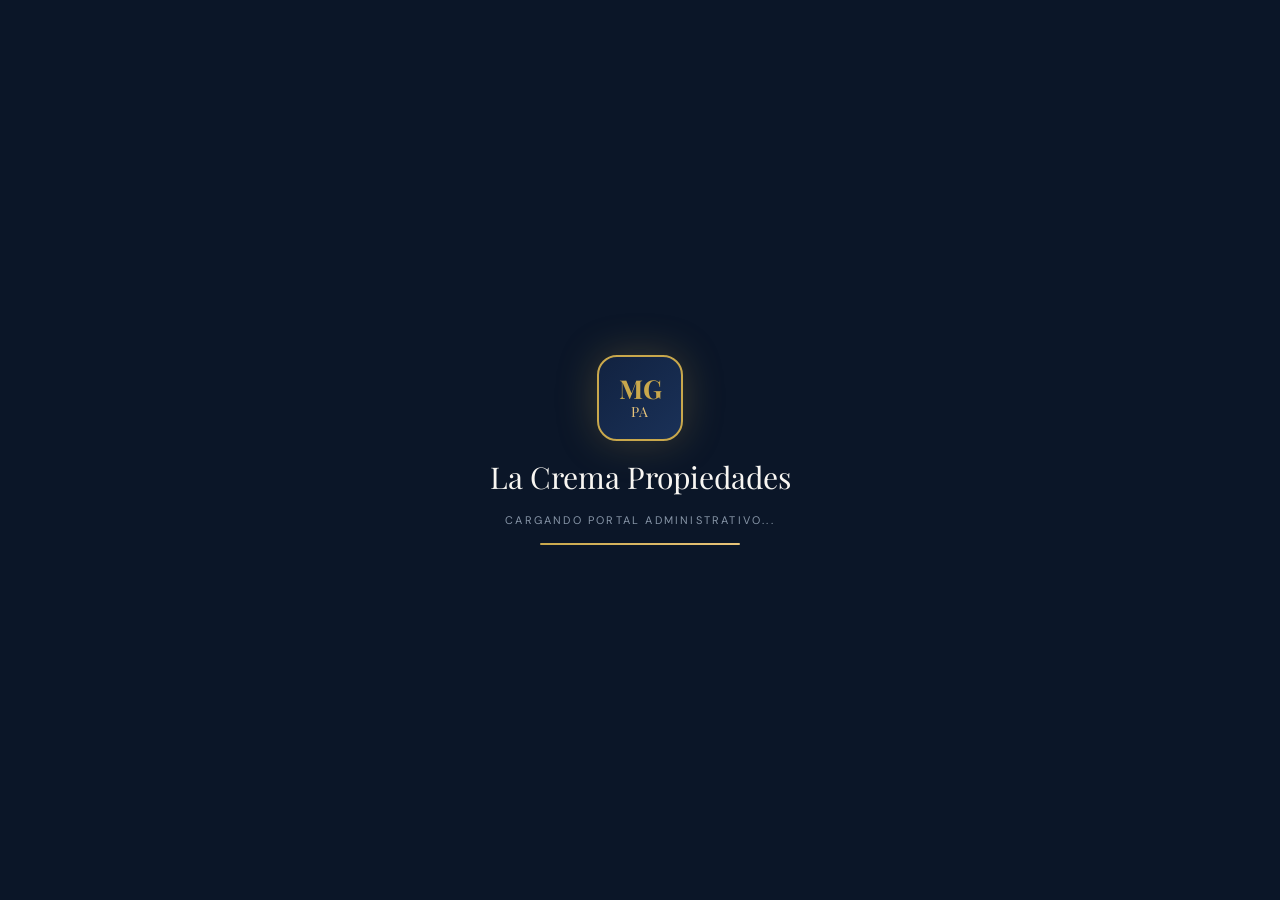
<file: index.html>
<!DOCTYPE html>
<html lang="es">
<head>
<meta charset="UTF-8">
<meta name="viewport" content="width=device-width, initial-scale=1.0">
<title>MG-PA | Portal La Crema Propiedades</title>
<link rel="icon" href="data:image/svg+xml,<svg xmlns='http://www.w3.org/2000/svg' viewBox='0 0 100 100'><rect width='100' height='100' rx='18' fill='%230B1628'/><text font-size='32' font-family='Georgia,serif' fill='%23C9A84C' x='10' y='52'>MG</text><text font-size='20' font-family='Georgia,serif' fill='%23C9A84C' x='16' y='76'>PA</text></svg>">
<link href="https://fonts.googleapis.com/css2?family=Playfair+Display:wght@500;700&family=DM+Sans:wght@300;400;500;600&display=swap" rel="stylesheet">
<style>
*{box-sizing:border-box;margin:0;padding:0}
:root{
  --navy:#0B1628;--navy2:#112240;--navy3:#1a3158;
  --gold:#C9A84C;--gold2:#E8C47A;
  --white:#F8F6F2;--muted:#8896A8;
  --danger:#E05555;--success:#3DBB8A;--warn:#E8A23A;
  --border:rgba(201,168,76,0.15);--border2:rgba(201,168,76,0.3);
  --fd:'Playfair Display',serif;--fb:'DM Sans',sans-serif;
}
html,body{height:100%;font-family:var(--fb);background:var(--navy);color:var(--white);overflow:hidden}

/* SPLASH */
#splash{position:fixed;inset:0;z-index:9999;background:var(--navy);display:flex;align-items:center;justify-content:center;flex-direction:column;gap:16px;transition:opacity .7s ease}
#splash.hide{opacity:0;pointer-events:none}
.sp-icon{width:86px;height:86px;background:linear-gradient(135deg,var(--navy2),var(--navy3));border:2px solid var(--gold);border-radius:20px;display:flex;flex-direction:column;align-items:center;justify-content:center;box-shadow:0 0 40px rgba(201,168,76,.25);animation:iconpulse 2s ease infinite}
.sp-mg{font-size:26px;font-family:var(--fd);color:var(--gold);font-weight:700;line-height:1}
.sp-pa{font-size:14px;font-family:var(--fd);color:var(--gold2);letter-spacing:.06em}
@keyframes iconpulse{0%,100%{box-shadow:0 0 30px rgba(201,168,76,.2)}50%{box-shadow:0 0 60px rgba(201,168,76,.45)}}
.sp-title{font-family:var(--fd);font-size:30px;color:var(--white)}
.sp-sub{font-size:11px;color:var(--muted);letter-spacing:.2em;text-transform:uppercase}
.sp-bar{width:200px;height:2px;background:var(--navy3);border-radius:2px;overflow:hidden}
.sp-fill{height:100%;background:linear-gradient(90deg,var(--gold),var(--gold2));animation:spload 2s ease forwards}
@keyframes spload{from{width:0}to{width:100%}}

/* GATE WITH SLIDESHOW */
#gate{position:fixed;inset:0;z-index:500;display:flex;align-items:center;justify-content:center}
.ss-bg{position:absolute;inset:0;overflow:hidden}
.ss-slide{position:absolute;inset:0;opacity:0;transition:opacity 1.6s ease;display:flex;align-items:center;justify-content:center;font-size:110px}
.ss-slide.on{opacity:1}
.ss-ov{position:absolute;inset:0;background:linear-gradient(135deg,rgba(11,22,40,.92),rgba(11,22,40,.68),rgba(11,22,40,.92))}
.ss-lbl{position:absolute;bottom:18px;left:50%;transform:translateX(-50%);background:rgba(11,22,40,.8);border:1px solid var(--border2);border-radius:20px;padding:5px 16px;font-size:11px;color:var(--gold);letter-spacing:.09em;backdrop-filter:blur(10px);white-space:nowrap;z-index:2}
.ss-dots{position:absolute;bottom:48px;left:50%;transform:translateX(-50%);display:flex;gap:6px;z-index:2}
.sd{width:5px;height:5px;border-radius:50%;background:rgba(255,255,255,.2);cursor:pointer;transition:all .35s}
.sd.on{background:var(--gold);width:18px;border-radius:3px}

/* GATE CARD */
.gate-card{position:relative;z-index:1;width:380px;background:rgba(17,34,64,.92);border:1px solid var(--border2);border-radius:20px;padding:32px;backdrop-filter:blur(16px);animation:fadeUp .7s ease;box-shadow:0 20px 60px rgba(0,0,0,.5)}
.gate-logo-row{display:flex;align-items:center;gap:14px;justify-content:center;margin-bottom:8px}
.gate-icon-box{width:54px;height:54px;background:linear-gradient(135deg,var(--navy2),var(--navy3));border:2px solid var(--gold);border-radius:13px;display:flex;flex-direction:column;align-items:center;justify-content:center;box-shadow:0 2px 16px rgba(201,168,76,.25)}
.g-mg{font-size:18px;font-family:var(--fd);color:var(--gold);font-weight:700;line-height:1}
.g-pa{font-size:11px;font-family:var(--fd);color:var(--gold2)}
.gate-title{font-family:var(--fd);font-size:22px;color:var(--white);text-align:center;margin-bottom:4px}
.gate-tag{font-size:10px;color:var(--gold);letter-spacing:.14em;text-transform:uppercase;text-align:center;margin-bottom:24px}
.gate-sub{font-size:12px;color:var(--muted);text-align:center;margin-bottom:22px;line-height:1.7}
.gate-kbd-row{display:flex;justify-content:center;margin-bottom:12px}
.gate-kbd{background:rgba(11,22,40,.7);border:1px solid var(--border2);border-radius:9px;padding:9px 18px;font-family:monospace;font-size:12px;color:var(--gold);display:flex;align-items:center;gap:5px}
.kchip{background:rgba(26,49,88,.8);border:1px solid var(--border2);border-radius:4px;padding:2px 9px;font-size:11px}
.gate-hint{font-size:11px;color:var(--muted);text-align:center;margin-bottom:18px}
.gbtn{width:100%;border:none;padding:13px;border-radius:10px;font-size:13px;font-weight:700;cursor:pointer;font-family:var(--fb);transition:all .2s;margin-bottom:8px}
.gbtn.primary{background:var(--gold);color:var(--navy)}.gbtn.primary:hover{background:var(--gold2)}
.gbtn.sec{background:transparent;border:1px solid var(--border2);color:var(--gold)}.gbtn.sec:hover{background:rgba(201,168,76,.1)}
.gbtn.demo{background:transparent;border:1px solid var(--border);color:var(--muted);font-size:12px;padding:9px}.gbtn.demo:hover{border-color:var(--border2);color:var(--white)}
.gate-divider{border:none;border-top:1px solid var(--border);margin:12px 0}
.gate-demo-pills{display:flex;flex-direction:column;gap:6px}
.demo-pill{background:var(--navy3);border:1px solid var(--border);border-radius:8px;padding:8px 14px;font-size:11px;color:var(--muted);cursor:pointer;transition:all .2s;text-align:center}
.demo-pill:hover{border-color:var(--border2);color:var(--white)}
.demo-pill span{color:var(--gold);font-weight:600}

/* APP FRAME */
#app-frame{display:none;width:100%;height:100vh;border:none}
#app-frame.on{display:block}

@keyframes fadeUp{from{opacity:0;transform:translateY(12px)}to{opacity:1;transform:translateY(0)}}
</style>
</head>
<body>

<!-- SPLASH -->
<div id="splash">
  <div class="sp-icon"><div class="sp-mg">MG</div><div class="sp-pa">PA</div></div>
  <div class="sp-title">La Crema Propiedades</div>
  <div class="sp-sub">Cargando portal administrativo...</div>
  <div class="sp-bar"><div class="sp-fill"></div></div>
</div>

<!-- GATE -->
<div id="gate">
  <div class="ss-bg" id="ss-bg"></div>
  <div class="ss-dots" id="ss-dots"></div>
  <div class="ss-lbl" id="ss-lbl">La Crema Propiedades — República Dominicana</div>
  <div class="gate-card">
    <div class="gate-logo-row">
      <div class="gate-icon-box"><div class="g-mg">MG</div><div class="g-pa">PA</div></div>
      <div>
        <div style="font-family:var(--fd);font-size:22px;color:var(--white);line-height:1.2">La Crema<br>Propiedades</div>
      </div>
    </div>
    <div class="gate-tag">Portal Administrativo v1.0</div>
    <div class="gate-sub">Gestión completa de propiedades, inquilinos, cobros y agente IA WhatsApp.</div>
    <button class="gbtn primary" onclick="openAccesoRapido()">🔐 Acceso Rápido</button>
    <button class="gbtn sec" onclick="loadModule('inquilino')">📱 Portal del inquilino</button>
  </div>
</div>

<!-- ACCESO RÁPIDO MODAL -->
<div id="acceso-modal" style="display:none;position:fixed;inset:0;background:rgba(0,0,0,.75);z-index:900;align-items:center;justify-content:center;padding:16px">
  <div style="width:340px;background:rgba(17,34,64,.97);border:1px solid rgba(201,168,76,.3);border-radius:16px;padding:28px;backdrop-filter:blur(16px);animation:fadeUp .3s ease">
    <div style="text-align:center;margin-bottom:20px">
      <div style="width:50px;height:50px;background:rgba(201,168,76,.1);border:1px solid rgba(201,168,76,.3);border-radius:12px;display:flex;align-items:center;justify-content:center;font-size:22px;margin:0 auto 12px">🔐</div>
      <div style="font-family:'Playfair Display',serif;font-size:18px;color:#F8F6F2;margin-bottom:4px">Acceso Rápido</div>
      <div style="font-size:12px;color:#8896A8;line-height:1.6">Ingresa tu clave de acceso para continuar</div>
    </div>
    <div style="font-size:10px;color:#8896A8;letter-spacing:.07em;text-transform:uppercase;margin-bottom:6px;font-weight:500">Clave de acceso</div>
    <input id="access-input" type="password" placeholder="Escribe tu clave..."
      style="width:100%;background:#1a3158;border:1px solid rgba(201,168,76,.15);border-radius:9px;padding:11px 16px;color:#F8F6F2;font-size:14px;font-family:'DM Sans',sans-serif;outline:none;text-align:center;letter-spacing:.1em;transition:border-color .2s;margin-bottom:6px"
      oninput="this.style.borderColor='rgba(201,168,76,.3)'"
      onkeydown="if(event.key==='Enter')checkAccess()">
    <div id="access-err" style="display:none;background:rgba(224,85,85,.1);border:1px solid rgba(224,85,85,.3);border-radius:7px;padding:7px 11px;font-size:11px;color:#E05555;text-align:center;margin-bottom:10px">
      Clave incorrecta. Intenta de nuevo.
    </div>
    <div style="margin-bottom:14px"></div>
    <button onclick="checkAccess()" style="width:100%;background:#C9A84C;color:#0B1628;border:none;padding:12px;border-radius:9px;font-size:13px;font-weight:700;cursor:pointer;font-family:'DM Sans',sans-serif;transition:all .2s;margin-bottom:8px" onmouseover="this.style.background='#E8C47A'" onmouseout="this.style.background='#C9A84C'">Verificar acceso</button>
    <button onclick="closeAccesoModal()" style="width:100%;background:transparent;border:1px solid rgba(201,168,76,.15);color:#8896A8;padding:8px;border-radius:8px;font-size:12px;cursor:pointer;font-family:'DM Sans',sans-serif;transition:all .2s" onmouseover="this.style.borderColor='rgba(201,168,76,.3)';this.style.color='#F8F6F2'" onmouseout="this.style.borderColor='rgba(201,168,76,.15)';this.style.color='#8896A8'">Cancelar</button>
  </div>
</div>

<!-- APP FRAME (loads modules) -->
<iframe id="app-frame" src="" allow="*"></iframe>

<script>
// SLIDESHOW
var SS=[
  {label:'Edificio Los Pinos',bg:'linear-gradient(135deg,#0d2b1a,#1a4a2e,#0d2b1a)',emoji:'🏢'},
  {label:'Edificio Palma',bg:'linear-gradient(135deg,#1a1a2e,#2e1a3a,#1a1a2e)',emoji:'🏗'},
  {label:'Edificio Centro',bg:'linear-gradient(135deg,#0d2a2e,#1a3a3a,#0d2a2e)',emoji:'🏛'},
  {label:'Área de Parqueos',bg:'linear-gradient(135deg,#2e1a0d,#3a2a18,#2e1a0d)',emoji:'🅿️'},
  {label:'Área Verde',bg:'linear-gradient(135deg,#0d2b0d,#1a4a1a,#0d2b0d)',emoji:'🌿'},
  {label:'Área de Juegos',bg:'linear-gradient(135deg,#1a0d2e,#2e1a3a,#1a0d2e)',emoji:'🎠'},
];
var ssI=0, ssT=null;
function initSS(){
  var bg=document.getElementById('ss-bg'), dots=document.getElementById('ss-dots');
  SS.forEach(function(s,i){
    var el=document.createElement('div');
    el.className='ss-slide'+(i===0?' on':'');
    el.style.cssText='position:absolute;inset:0;opacity:'+(i===0?1:0)+';transition:opacity 1.6s ease;background:'+s.bg+';display:flex;align-items:center;justify-content:center;font-size:110px';
    el.innerHTML='<span style="opacity:.12">'+s.emoji+'</span>';
    var ov=document.createElement('div');ov.className='ss-ov';
    bg.appendChild(el);bg.appendChild(ov);
    var d=document.createElement('div');d.className='sd'+(i===0?' on':'');
    d.onclick=function(){ssGo(i);};dots.appendChild(d);
  });
  ssT=setInterval(function(){ssGo((ssI+1)%SS.length);},60000);
}
function ssGo(i){
  var slides=document.querySelectorAll('.ss-slide'),dots=document.querySelectorAll('.sd');
  slides[ssI].style.opacity='0';dots[ssI].classList.remove('on');
  ssI=i;slides[ssI].style.opacity='1';dots[ssI].classList.add('on');
  document.getElementById('ss-lbl').textContent=SS[ssI].label+' — La Crema Propiedades';
}

// LOAD MODULE
function loadModule(type){
  clearInterval(ssT);
  document.getElementById('gate').style.display='none';
  var frame=document.getElementById('app-frame');
  frame.src=type==='admin'?'admin.html':'tenant.html';
  frame.classList.add('on');
}
function loadModuleTenant(cedula){
  clearInterval(ssT);
  document.getElementById('gate').style.display='none';
  var frame=document.getElementById('app-frame');
  frame.src='tenant.html?cedula='+cedula;
  frame.classList.add('on');
}

// ACCESO RÁPIDO MODAL
function openAccesoRapido(){
  document.getElementById('acceso-modal').style.display='flex';
  document.getElementById('access-err').style.display='none';
  document.getElementById('access-input').value='';
  setTimeout(function(){document.getElementById('access-input').focus();},100);
}
function closeAccesoModal(){
  document.getElementById('acceso-modal').style.display='none';
  document.getElementById('access-input').value='';
  document.getElementById('access-err').style.display='none';
}
function checkAccess(){
  var val=document.getElementById('access-input').value.trim();
  if(val==='LCMGPA01'){
    closeAccesoModal(); loadModule('admin');
  } else {
    document.getElementById('access-err').style.display='block';
    document.getElementById('access-input').value='';
    document.getElementById('access-input').focus();
  }
}

// KEYBOARD — solo Escape para cerrar modal
document.addEventListener('keydown',function(e){
  if(e.key==='Escape'){closeAccesoModal();}
});

// INIT
window.addEventListener('load',function(){
  initSS();
  setTimeout(function(){
    document.getElementById('splash').classList.add('hide');
    setTimeout(function(){document.getElementById('splash').style.display='none';},700);
  },2200);
});
</script>
</body>
</html>
</file>
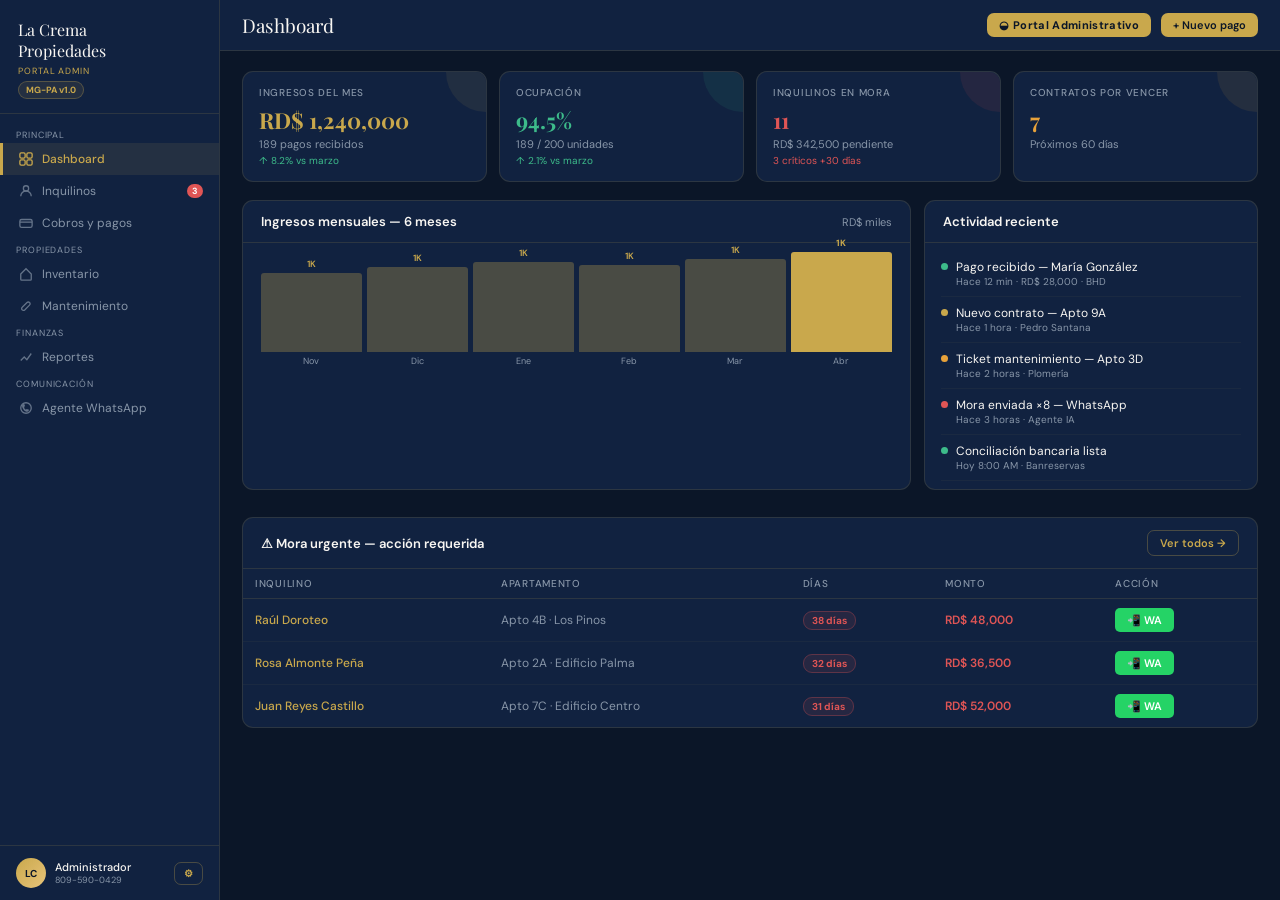
<file: admin.html>
<!DOCTYPE html>
<html lang="es">
<head>
<meta charset="UTF-8">
<meta name="viewport" content="width=device-width, initial-scale=1.0">
<title>MG-PA | Portal Administrativo</title>
<link rel="icon" href="data:image/svg+xml,<svg xmlns='http://www.w3.org/2000/svg' viewBox='0 0 100 100'><rect width='100' height='100' rx='18' fill='%230B1628'/><text font-size='32' font-family='Georgia,serif' fill='%23C9A84C' x='10' y='52'>MG</text><text font-size='20' font-family='Georgia,serif' fill='%23C9A84C' x='16' y='76'>PA</text></svg>">
<link rel="stylesheet" href="shared.css">
<link href="https://fonts.googleapis.com/css2?family=Cinzel+Decorative:wght@700;900&family=UnifrakturMaguntia&display=swap" rel="stylesheet">
</head>
<body>

<!-- ADMIN MODE BANNER -->
<div id="admin-bar">
  <div class="ap"></div>
  <span>Modo edición activo — todos los campos son editables</span>
  <div class="akr">
    <button onclick="saveAdmin()" style="background:rgba(0,0,0,.2);border:1px solid rgba(0,0,0,.3);color:var(--navy);padding:3px 12px;border-radius:5px;font-size:11px;font-weight:700;cursor:pointer;font-family:var(--fb)">Guardar cambios</button>
    <button onclick="cancelAdmin()" style="background:transparent;border:1px solid rgba(0,0,0,.2);color:var(--navy);padding:3px 10px;border-radius:5px;font-size:11px;cursor:pointer;font-family:var(--fb)">Cancelar</button>
  </div>
</div>

<div class="shell">
  <!-- SIDEBAR -->
  <aside class="sidebar">
    <div class="sb-logo" onclick="goPage('dashboard')">
      <div class="sb-logo-t">La Crema<br>Propiedades</div>
      <div class="sb-logo-s">Portal Admin</div>
      <div class="sb-badge">MG-PA v1.0</div>
    </div>
    <nav class="nav">
      <div class="ns">Principal</div>
      <div class="ni on" id="ni-dashboard" onclick="goPage('dashboard')">
        <svg viewBox="0 0 16 16" fill="none" stroke="currentColor" stroke-width="1.5"><rect x="1" y="1" width="6" height="6" rx="1.5"/><rect x="9" y="1" width="6" height="6" rx="1.5"/><rect x="1" y="9" width="6" height="6" rx="1.5"/><rect x="9" y="9" width="6" height="6" rx="1.5"/></svg>
        Dashboard
      </div>
      <div class="ni" id="ni-inquilinos" onclick="goPage('inquilinos')">
        <svg viewBox="0 0 16 16" fill="none" stroke="currentColor" stroke-width="1.5"><circle cx="8" cy="5" r="3"/><path d="M2 14c0-3.314 2.686-6 6-6s6 2.686 6 6"/></svg>
        Inquilinos <span class="nbadge">3</span>
      </div>
      <div class="ni" id="ni-cobros" onclick="goPage('cobros')">
        <svg viewBox="0 0 16 16" fill="none" stroke="currentColor" stroke-width="1.5"><rect x="1" y="4" width="14" height="9" rx="2"/><path d="M1 7h14"/></svg>
        Cobros y pagos
      </div>
      <div class="ns">Propiedades</div>
      <div class="ni" id="ni-inventario" onclick="goPage('inventario')">
        <svg viewBox="0 0 16 16" fill="none" stroke="currentColor" stroke-width="1.5"><path d="M2 8L8 2l6 6v6a1 1 0 0 1-1 1H3a1 1 0 0 1-1-1z"/></svg>
        Inventario
      </div>
      <div class="ni" id="ni-mantenimiento" onclick="goPage('mantenimiento')">
        <svg viewBox="0 0 16 16" fill="none" stroke="currentColor" stroke-width="1.5"><path d="M12 4a2 2 0 0 0-2.83 0l-5.5 5.5A2 2 0 0 0 6.5 12.5l5.5-5.5A2 2 0 0 0 12 4z"/></svg>
        Mantenimiento
      </div>
      <div class="ns">Finanzas</div>
      <div class="ni" id="ni-reportes" onclick="goPage('reportes')">
        <svg viewBox="0 0 16 16" fill="none" stroke="currentColor" stroke-width="1.5"><path d="M2 12l4-4 3 3 5-7"/></svg>
        Reportes
      </div>
      <div class="ns">Comunicaci&oacute;n</div>
      <div class="ni" id="ni-whatsapp" onclick="goPage('whatsapp')">
        <svg viewBox="0 0 16 16" fill="none" stroke="currentColor" stroke-width="1.5"><path d="M14 8A6 6 0 1 1 8 2a6 6 0 0 1 6 6z"/><path d="M5.5 8.5c.5 1 1.5 2 2.5 2.5l1-1 1.5.5c-.5 1.5-3 2-5-1.5S4 4.5 5.5 4l.5 1.5-1 1z"/></svg>
        Agente WhatsApp
      </div>
    </nav>
    <div class="sb-footer">
      <div class="sb-user">
        <div class="sb-av">LC</div>
        <div>
          <div style="font-size:11px;font-weight:500;color:var(--white)">Administrador</div>
          <div style="font-size:9px;color:var(--muted)">809-590-0429</div>
        </div>
        <button class="btn btn-out btn-sm" style="margin-left:auto;padding:4px 9px;font-size:10px" onclick="openPinModal()">&#9881;</button>
      </div>
    </div>
  </aside>

  <!-- MAIN -->
  <div class="main-wrap">
    <div class="topbar">
      <div class="page-title" id="page-title">Dashboard</div>
      <div id="topbar-extra"></div>
      <button class="btn btn-gold btn-sm" onclick="openPortalModal()" style="font-weight:700;letter-spacing:.03em">&#9682; Portal Administrativo</button>
      <button class="btn btn-gold btn-sm" id="topbar-action" onclick="topbarAction()">+ Nuevo</button>
    </div>
    <div class="pages" id="pages"></div>
  </div>
</div>

<!-- PROFILE PANEL -->
<div id="pp-back" onclick="closeProfile()"></div>
<div id="profile-panel">
  <div class="pp-bar">
    <button class="pp-close" onclick="closeProfile()">&#10005;</button>
    <div class="pp-title" id="pp-title">Perfil</div>
    <button class="btn btn-out btn-sm" onclick="sendWAToTenant()">&#128242; WA</button>
    <button class="btn btn-gold btn-sm" onclick="toggleAdmin()">&#9998; Editar</button>
  </div>
  <div class="pp-body" id="pp-body"></div>
  <div style="padding:11px 18px;border-top:1px solid var(--border2);background:var(--navy3);display:none;align-items:center;gap:9px" id="pp-save-bar">
    <span style="font-size:12px;color:var(--gold);flex:1">Cambios sin guardar</span>
    <button class="btn btn-out btn-sm" onclick="cancelAdmin()">Cancelar</button>
    <button class="btn btn-gold btn-sm" onclick="saveAdmin()">Guardar</button>
  </div>
</div>

<!-- PIN MODAL — Modo edición -->
<div id="pin-modal" style="display:none;position:fixed;inset:0;background:rgba(0,0,0,.8);z-index:900;align-items:center;justify-content:center;padding:16px">
  <div style="width:340px;background:rgba(17,34,64,.98);border:1px solid rgba(201,168,76,.3);border-radius:18px;padding:28px;backdrop-filter:blur(16px);animation:fadeUp .3s ease">

    <!-- VISTA: Ingresar PIN -->
    <div id="pin-view-enter">
      <div style="text-align:center;margin-bottom:20px">
        <div style="width:50px;height:50px;background:rgba(201,168,76,.1);border:1px solid rgba(201,168,76,.3);border-radius:12px;display:flex;align-items:center;justify-content:center;font-size:22px;margin:0 auto 12px">&#9881;</div>
        <div style="font-family:var(--fd);font-size:18px;color:var(--white);margin-bottom:5px">Modo Edici&oacute;n</div>
        <div style="font-size:12px;color:var(--muted);line-height:1.6">Ingresa tu PIN para activar<br>el modo de edici&oacute;n</div>
      </div>
      <div style="font-size:10px;color:var(--muted);letter-spacing:.07em;text-transform:uppercase;margin-bottom:6px;font-weight:500">PIN de acceso</div>
      <input id="pin-input" type="password" placeholder="Ingresa tu PIN..."
        style="width:100%;background:var(--navy3);border:1px solid var(--border);border-radius:9px;padding:11px 16px;color:var(--white);font-size:15px;font-family:var(--fb);outline:none;text-align:center;letter-spacing:.15em;transition:border-color .2s;margin-bottom:6px"
        onfocus="this.style.borderColor='var(--border2)'" onblur="this.style.borderColor='var(--border)'"
        onkeydown="if(event.key==='Enter')checkPin()">
      <div id="pin-err" style="display:none;background:var(--red-bg);border:1px solid var(--red-bd);border-radius:7px;padding:7px 11px;font-size:11px;color:var(--danger);text-align:center;margin-bottom:10px">PIN incorrecto. Intenta de nuevo.</div>
      <button onclick="checkPin()" style="width:100%;background:var(--gold);color:var(--navy);border:none;padding:12px;border-radius:9px;font-size:13px;font-weight:700;cursor:pointer;font-family:var(--fb);transition:all .2s;margin-bottom:8px" onmouseover="this.style.background='var(--gold2)'" onmouseout="this.style.background='var(--gold)'">Activar modo edici&oacute;n</button>
      <button onclick="showPinChangeView()" style="width:100%;background:transparent;border:1px solid var(--border);color:var(--muted);padding:8px;border-radius:8px;font-size:11px;cursor:pointer;font-family:var(--fb);transition:all .2s;margin-bottom:8px" onmouseover="this.style.borderColor='var(--border2)';this.style.color='var(--white)'" onmouseout="this.style.borderColor='var(--border)';this.style.color='var(--muted)'">Cambiar PIN</button>
      <button onclick="closePinModal()" style="width:100%;background:transparent;border:1px solid var(--border);color:var(--muted);padding:8px;border-radius:8px;font-size:11px;cursor:pointer;font-family:var(--fb);transition:all .2s" onmouseover="this.style.borderColor='var(--border2)';this.style.color='var(--white)'" onmouseout="this.style.borderColor='var(--border)';this.style.color='var(--muted)'">Cancelar</button>
    </div>

    <!-- VISTA: Cambiar PIN -->
    <div id="pin-view-change" style="display:none">
      <div style="text-align:center;margin-bottom:20px">
        <div style="width:50px;height:50px;background:rgba(201,168,76,.1);border:1px solid rgba(201,168,76,.3);border-radius:12px;display:flex;align-items:center;justify-content:center;font-size:22px;margin:0 auto 12px">&#128274;</div>
        <div style="font-family:var(--fd);font-size:18px;color:var(--white);margin-bottom:5px">Cambiar PIN</div>
        <div style="font-size:12px;color:var(--muted);line-height:1.6">Verifica tu identidad para cambiar el PIN</div>
      </div>
      <div style="font-size:10px;color:var(--muted);letter-spacing:.07em;text-transform:uppercase;margin-bottom:5px;font-weight:500">Clave maestra</div>
      <input id="pin-master-input" type="password" placeholder="Clave maestra..."
        style="width:100%;background:var(--navy3);border:1px solid var(--border);border-radius:8px;padding:10px 14px;color:var(--white);font-size:13px;font-family:var(--fb);outline:none;text-align:center;transition:border-color .2s;margin-bottom:10px"
        onfocus="this.style.borderColor='var(--border2)'" onblur="this.style.borderColor='var(--border)'">
      <div style="font-size:10px;color:var(--muted);letter-spacing:.07em;text-transform:uppercase;margin-bottom:5px;font-weight:500">Nuevo PIN (m&iacute;nimo 8 caracteres)</div>
      <input id="pin-new-input" type="password" placeholder="Nuevo PIN..."
        style="width:100%;background:var(--navy3);border:1px solid var(--border);border-radius:8px;padding:10px 14px;color:var(--white);font-size:13px;font-family:var(--fb);outline:none;text-align:center;transition:border-color .2s;margin-bottom:6px"
        onfocus="this.style.borderColor='var(--border2)'" onblur="this.style.borderColor='var(--border)'">
      <div style="font-size:10px;color:var(--muted);letter-spacing:.07em;text-transform:uppercase;margin-bottom:5px;font-weight:500">Confirmar nuevo PIN</div>
      <input id="pin-confirm-input" type="password" placeholder="Confirma el nuevo PIN..."
        style="width:100%;background:var(--navy3);border:1px solid var(--border);border-radius:8px;padding:10px 14px;color:var(--white);font-size:13px;font-family:var(--fb);outline:none;text-align:center;transition:border-color .2s;margin-bottom:8px"
        onfocus="this.style.borderColor='var(--border2)'" onblur="this.style.borderColor='var(--border)'"
        onkeydown="if(event.key==='Enter')changePin()">
      <div id="pin-change-err" style="display:none;background:var(--red-bg);border:1px solid var(--red-bd);border-radius:7px;padding:7px 11px;font-size:11px;color:var(--danger);text-align:center;margin-bottom:8px"></div>
      <div id="pin-change-ok" style="display:none;background:var(--olive-bg);border:1px solid var(--olive-bd);border-radius:7px;padding:7px 11px;font-size:11px;color:var(--olive);text-align:center;margin-bottom:8px">&#10003; PIN cambiado exitosamente</div>
      <button onclick="changePin()" style="width:100%;background:var(--gold);color:var(--navy);border:none;padding:11px;border-radius:9px;font-size:13px;font-weight:700;cursor:pointer;font-family:var(--fb);transition:all .2s;margin-bottom:8px" onmouseover="this.style.background='var(--gold2)'" onmouseout="this.style.background='var(--gold)'">Guardar nuevo PIN</button>
      <button onclick="showPinEnterView()" style="width:100%;background:transparent;border:1px solid var(--border);color:var(--muted);padding:8px;border-radius:8px;font-size:11px;cursor:pointer;font-family:var(--fb);transition:all .2s" onmouseover="this.style.borderColor='var(--border2)';this.style.color='var(--white)'" onmouseout="this.style.borderColor='var(--border)';this.style.color='var(--muted)'">&#8592; Volver</button>
    </div>

  </div>
</div>

<!-- TICKET MODAL -->
<div id="ticket-modal" style="display:none;position:fixed;inset:0;background:rgba(0,0,0,.8);z-index:950;align-items:center;justify-content:center;padding:16px;overflow-y:auto">
  <div style="width:100%;max-width:460px;animation:fadeUp .3s ease">
    <div style="background:rgba(17,34,64,.97);border:1px solid rgba(201,168,76,.3);border-radius:16px;padding:16px;margin-bottom:10px">
      <div style="font-family:'Playfair Display',serif;font-size:16px;color:var(--white);margin-bottom:14px;text-align:center">&#127945; Ticket generado — enviado por WhatsApp</div>
      <div id="ticket-body"></div>
      <div style="display:flex;flex-direction:column;gap:8px;margin-top:14px">
        <div style="display:flex;gap:8px">
          <button onclick="cerrarTicketModal()" style="flex:1;background:transparent;border:1px solid var(--border);color:var(--muted);padding:10px;border-radius:8px;font-size:12px;cursor:pointer;font-family:var(--fb)">Cerrar</button>
          <button onclick="enviarTicketWA()" style="flex:2;background:var(--wa);color:#fff;border:none;padding:10px;border-radius:8px;font-size:12px;font-weight:700;cursor:pointer;font-family:var(--fb)">&#128242; Reenviar al inquilino</button>
        </div>
        <div style="font-size:10px;color:var(--muted);text-align:center;letter-spacing:.06em;text-transform:uppercase">Enviar PDF v&iacute;a WhatsApp</div>
        <div style="display:flex;gap:8px">
          <button onclick="enviarPDFInquilino()" style="flex:1;background:rgba(201,168,76,.1);border:1px solid var(--border2);color:var(--gold);padding:10px;border-radius:8px;font-size:12px;font-weight:600;cursor:pointer;font-family:var(--fb)">&#128196; PDF al inquilino</button>
          <button onclick="enviarPDFAdmin()" style="flex:1;background:rgba(201,168,76,.1);border:1px solid var(--border2);color:var(--gold);padding:10px;border-radius:8px;font-size:12px;font-weight:600;cursor:pointer;font-family:var(--fb)">&#128196; PDF al admin</button>
        </div>
        <button onclick="descargarTicketPDF()" style="width:100%;background:transparent;border:1px solid var(--border);color:var(--muted);padding:9px;border-radius:8px;font-size:11px;cursor:pointer;font-family:var(--fb)">&#8595; Descargar PDF local</button>
      </div>
    </div>
  </div>
</div>

<!-- PORTAL ADMINISTRATIVO MODAL -->
<div id="portal-modal" style="display:none;position:fixed;inset:0;background:rgba(0,0,0,.75);z-index:800;align-items:center;justify-content:center;padding:16px">
  <div style="width:400px;background:rgba(17,34,64,.97);border:1px solid rgba(201,168,76,.3);border-radius:18px;padding:30px;backdrop-filter:blur(16px);animation:fadeUp .3s ease">
    <div style="text-align:center;margin-bottom:22px">
      <div style="width:52px;height:52px;background:rgba(201,168,76,.1);border:1px solid rgba(201,168,76,.3);border-radius:12px;display:flex;align-items:center;justify-content:center;font-size:22px;margin:0 auto 12px">&#9682;</div>
      <div style="font-family:var(--fd);font-size:19px;color:var(--white);margin-bottom:5px">Portal Administrativo</div>
      <div style="font-size:12px;color:var(--muted);line-height:1.6">Escribe la combinaci&oacute;n de acceso para ir directo a la secci&oacute;n deseada</div>
    </div>

    <div style="font-size:10px;color:var(--muted);letter-spacing:.07em;text-transform:uppercase;margin-bottom:8px;font-weight:500">Combinaci&oacute;n de acceso</div>
    <input id="portal-key-input" type="text" placeholder="Ej: Ctrl+Alt+D para Dashboard..."
      style="width:100%;background:var(--navy3);border:1px solid var(--border);border-radius:9px;padding:11px 16px;color:var(--white);font-size:13px;font-family:var(--fb);outline:none;transition:border-color .2s;margin-bottom:6px;letter-spacing:.04em"
      onfocus="this.style.borderColor='var(--border2)'" onblur="this.style.borderColor='var(--border)'"
      onkeydown="capturePortalKey(event)">
    <div id="portal-key-display" style="font-size:12px;color:var(--gold);text-align:center;min-height:18px;margin-bottom:14px"></div>
    <div id="portal-err" style="display:none;background:var(--red-bg);border:1px solid var(--red-bd);border-radius:7px;padding:7px 11px;font-size:11px;color:var(--danger);text-align:center;margin-bottom:12px">Combinaci&oacute;n no reconocida.</div>

    <!-- Secciones disponibles -->
    <div style="font-size:10px;color:var(--muted);letter-spacing:.07em;text-transform:uppercase;margin-bottom:10px;font-weight:500">O selecciona una secci&oacute;n</div>
    <div style="display:grid;grid-template-columns:1fr 1fr;gap:7px;margin-bottom:16px">
      <div onclick="portalGo('dashboard')" style="background:var(--navy3);border:1px solid var(--border);border-radius:8px;padding:10px 12px;cursor:pointer;transition:all .2s;display:flex;align-items:center;gap:8px" onmouseover="this.style.borderColor='var(--border2)'" onmouseout="this.style.borderColor='var(--border)'">
        <svg width="14" height="14" viewBox="0 0 16 16" fill="none" stroke="#C9A84C" stroke-width="1.5"><rect x="1" y="1" width="6" height="6" rx="1.5"/><rect x="9" y="1" width="6" height="6" rx="1.5"/><rect x="1" y="9" width="6" height="6" rx="1.5"/><rect x="9" y="9" width="6" height="6" rx="1.5"/></svg>
        <div><div style="font-size:12px;font-weight:500;color:var(--white)">Dashboard</div><div style="font-size:9px;color:var(--muted)">Ctrl+Alt+D</div></div>
      </div>
      <div onclick="portalGo('inquilinos')" style="background:var(--navy3);border:1px solid var(--border);border-radius:8px;padding:10px 12px;cursor:pointer;transition:all .2s;display:flex;align-items:center;gap:8px" onmouseover="this.style.borderColor='var(--border2)'" onmouseout="this.style.borderColor='var(--border)'">
        <svg width="14" height="14" viewBox="0 0 16 16" fill="none" stroke="#C9A84C" stroke-width="1.5"><circle cx="8" cy="5" r="3"/><path d="M2 14c0-3.314 2.686-6 6-6s6 2.686 6 6"/></svg>
        <div><div style="font-size:12px;font-weight:500;color:var(--white)">Inquilinos</div><div style="font-size:9px;color:var(--muted)">Ctrl+Alt+X</div></div>
      </div>
      <div onclick="portalGo('cobros')" style="background:var(--navy3);border:1px solid var(--border);border-radius:8px;padding:10px 12px;cursor:pointer;transition:all .2s;display:flex;align-items:center;gap:8px" onmouseover="this.style.borderColor='var(--border2)'" onmouseout="this.style.borderColor='var(--border)'">
        <svg width="14" height="14" viewBox="0 0 16 16" fill="none" stroke="#C9A84C" stroke-width="1.5"><rect x="1" y="4" width="14" height="9" rx="2"/><path d="M1 7h14"/></svg>
        <div><div style="font-size:12px;font-weight:500;color:var(--white)">Cobros y pagos</div><div style="font-size:9px;color:var(--muted)">Ctrl+Alt+C</div></div>
      </div>
      <div onclick="portalGo('inventario')" style="background:var(--navy3);border:1px solid var(--border);border-radius:8px;padding:10px 12px;cursor:pointer;transition:all .2s;display:flex;align-items:center;gap:8px" onmouseover="this.style.borderColor='var(--border2)'" onmouseout="this.style.borderColor='var(--border)'">
        <svg width="14" height="14" viewBox="0 0 16 16" fill="none" stroke="#C9A84C" stroke-width="1.5"><path d="M2 8L8 2l6 6v6a1 1 0 0 1-1 1H3a1 1 0 0 1-1-1z"/></svg>
        <div><div style="font-size:12px;font-weight:500;color:var(--white)">Inventario</div><div style="font-size:9px;color:var(--muted)">Ctrl+Alt+I</div></div>
      </div>
      <div onclick="portalGo('mantenimiento')" style="background:var(--navy3);border:1px solid var(--border);border-radius:8px;padding:10px 12px;cursor:pointer;transition:all .2s;display:flex;align-items:center;gap:8px" onmouseover="this.style.borderColor='var(--border2)'" onmouseout="this.style.borderColor='var(--border)'">
        <svg width="14" height="14" viewBox="0 0 16 16" fill="none" stroke="#C9A84C" stroke-width="1.5"><path d="M12 4a2 2 0 0 0-2.83 0l-5.5 5.5A2 2 0 0 0 6.5 12.5l5.5-5.5A2 2 0 0 0 12 4z"/></svg>
        <div><div style="font-size:12px;font-weight:500;color:var(--white)">Mantenimiento</div><div style="font-size:9px;color:var(--muted)">Ctrl+Alt+M</div></div>
      </div>
      <div onclick="portalGo('reportes')" style="background:var(--navy3);border:1px solid var(--border);border-radius:8px;padding:10px 12px;cursor:pointer;transition:all .2s;display:flex;align-items:center;gap:8px" onmouseover="this.style.borderColor='var(--border2)'" onmouseout="this.style.borderColor='var(--border)'">
        <svg width="14" height="14" viewBox="0 0 16 16" fill="none" stroke="#C9A84C" stroke-width="1.5"><path d="M2 12l4-4 3 3 5-7"/></svg>
        <div><div style="font-size:12px;font-weight:500;color:var(--white)">Reportes</div><div style="font-size:9px;color:var(--muted)">Ctrl+Alt+R</div></div>
      </div>
      <div onclick="portalGo('whatsapp')" style="background:var(--navy3);border:1px solid var(--border);border-radius:8px;padding:10px 12px;cursor:pointer;transition:all .2s;display:flex;align-items:center;gap:8px" onmouseover="this.style.borderColor='var(--border2)'" onmouseout="this.style.borderColor='var(--border)'">
        <svg width="14" height="14" viewBox="0 0 16 16" fill="none" stroke="#C9A84C" stroke-width="1.5"><path d="M14 8A6 6 0 1 1 8 2a6 6 0 0 1 6 6z"/><path d="M5.5 8.5c.5 1 1.5 2 2.5 2.5l1-1 1.5.5c-.5 1.5-3 2-5-1.5S4 4.5 5.5 4l.5 1.5-1 1z"/></svg>
        <div><div style="font-size:12px;font-weight:500;color:var(--white)">Agente WhatsApp</div><div style="font-size:9px;color:var(--muted)">Ctrl+Alt+A</div></div>
      </div>
      <div onclick="toggleAdmin();closePortalModal();" style="background:rgba(201,168,76,.08);border:1px solid var(--border2);border-radius:8px;padding:10px 12px;cursor:pointer;transition:all .2s;display:flex;align-items:center;gap:8px" onmouseover="this.style.background='rgba(201,168,76,.15)'" onmouseout="this.style.background='rgba(201,168,76,.08)'">
        <svg width="14" height="14" viewBox="0 0 16 16" fill="none" stroke="#C9A84C" stroke-width="1.5"><path d="M8 1v14M1 8h14"/></svg>
        <div><div style="font-size:12px;font-weight:500;color:var(--gold)">Modo edici&oacute;n</div><div style="font-size:9px;color:var(--muted)">Ctrl+Alt+P</div></div>
      </div>
    </div>
    <button onclick="closePortalModal()" style="width:100%;background:transparent;border:1px solid var(--border);color:var(--muted);padding:9px;border-radius:8px;font-size:12px;cursor:pointer;font-family:var(--fb);transition:all .2s" onmouseover="this.style.borderColor='var(--border2)';this.style.color='var(--white)'" onmouseout="this.style.borderColor='var(--border)';this.style.color='var(--muted)'">Cerrar</button>
  </div>
</div>

<!-- SAVE BAR -->
<div id="save-bar">
  <span style="font-size:12px;color:var(--gold);flex:1">Modo edici&oacute;n activo &mdash; cambios sin guardar</span>
  <button class="btn btn-out btn-sm" onclick="cancelAdmin()">Cancelar</button>
  <button class="btn btn-gold btn-sm" onclick="saveAdmin()">Guardar cambios</button>
</div>

<!-- PAYMENT MODAL -->
<div class="overlay" id="pay-modal" onclick="if(event.target.id==='pay-modal')closePayModal()">
  <div class="modal">
    <div class="modal-head">
      <div class="modal-title" id="pay-title">Realizar pago</div>
      <button class="mc" onclick="closePayModal()">&#10005;</button>
    </div>
    <div class="modal-body">
      <div style="background:var(--navy3);border:1px solid var(--border);border-radius:8px;padding:12px 14px;margin-bottom:12px" id="pay-summary"></div>
      <div class="pay-methods">
        <div class="pm on" onclick="setPM(this,'card')">&#128179; Tarjeta</div>
        <div class="pm" onclick="setPM(this,'transfer')">&#127970; Transferencia</div>
        <div class="pm" onclick="setPM(this,'cash')">&#128181; Efectivo</div>
      </div>
      <div id="card-f">
        <div class="field" style="margin-bottom:9px"><label>N&uacute;mero de tarjeta</label><input type="text" placeholder="0000 0000 0000 0000" oninput="fmtCard(this)" maxlength="19"></div>
        <div style="display:grid;grid-template-columns:1fr 1fr;gap:9px;margin-bottom:9px">
          <div class="field"><label>Vencimiento</label><input type="text" placeholder="MM/AA" maxlength="5" oninput="fmtExp(this)"></div>
          <div class="field"><label>CVV</label><input type="text" placeholder="&bull;&bull;&bull;" maxlength="3"></div>
        </div>
        <div class="field" style="margin-bottom:10px"><label>Nombre en tarjeta</label><input type="text" placeholder="Como aparece en la tarjeta"></div>
      </div>
      <div id="transfer-f" style="display:none">
        <div style="background:var(--navy3);border:1px solid var(--border);border-radius:7px;padding:12px;font-size:11px;color:var(--muted);line-height:1.8;margin-bottom:11px">
          <div style="font-weight:600;color:var(--white);margin-bottom:5px">Datos para transferencia</div>
          Banco: <span style="color:var(--white)">Banreservas</span><br>
          Cuenta: <span style="color:var(--white)">002-1234567-8</span><br>
          A nombre de: <span style="color:var(--white)">La Crema Propiedades SRL</span>
        </div>
        <div class="field" style="margin-bottom:10px"><label>N&uacute;mero de referencia</label><input type="text" placeholder="TRF-2025-..."></div>
      </div>
      <div id="cash-f" style="display:none">
        <div style="background:var(--navy3);border:1px solid var(--border);border-radius:7px;padding:12px;font-size:11px;color:var(--muted);line-height:1.8;margin-bottom:11px">
          <div style="font-weight:600;color:var(--white);margin-bottom:5px">Pago en efectivo</div>
          Dir&iacute;gete a nuestras oficinas L&ndash;V 9am&ndash;5pm.
        </div>
      </div>
      <div style="display:flex;align-items:center;gap:6px;font-size:11px;color:var(--muted);justify-content:center;margin-bottom:12px">&#128274; Pago 100% seguro &mdash; SSL 256-bit</div>
      <button class="btn btn-gold" style="width:100%;justify-content:center;padding:12px;font-size:13px" onclick="processPayment()">Confirmar y pagar</button>
    </div>
  </div>
</div>

<!-- RECEIPT -->
<div id="receipt-view">
  <div class="rp">
    <div class="rp-head"><div class="rp-logo">La Crema Propiedades</div><div class="rp-sub">MG-PA &middot; Recibo oficial</div></div>
    <div class="rp-body">
      <div class="rp-check">
        <div class="rp-check-icon">&#10003;</div>
        <div class="rp-title">Pago confirmado</div>
        <div class="rp-dt" id="rc-dt">&mdash;</div>
      </div>
      <hr class="rp-div">
      <div class="rp-row"><span class="rp-lbl">Inquilino</span><span id="rc-name">&mdash;</span></div>
      <div class="rp-row"><span class="rp-lbl">Apartamento</span><span id="rc-apt">&mdash;</span></div>
      <div class="rp-row"><span class="rp-lbl">Concepto</span><span id="rc-concept">&mdash;</span></div>
      <div class="rp-row"><span class="rp-lbl">M&eacute;todo</span><span id="rc-method">&mdash;</span></div>
      <div class="rp-row total"><span class="rp-lbl">Total pagado</span><span id="rc-amount">&mdash;</span></div>
      <div class="rp-ref" id="rc-ref">REF: &mdash;</div>
    </div>
    <div class="rp-actions">
      <button class="rpa dark" onclick="closeReceipt()">Cerrar</button>
      <button class="rpa dark" onclick="toast('Enviando por WhatsApp...')">&#128242; WA</button>
      <button class="rpa gold" onclick="toast('Descargando PDF...')">&#8595; PDF</button>
    </div>
  </div>
</div>

<script src="shared.js"></script>
<script>
var adminMode=false, currentPage='dashboard', currentTenant=null, payTarget=null, payMethodUsed='card';

function goPage(p){
  currentPage=p;
  document.querySelectorAll('.ni').forEach(function(n){n.classList.remove('on');});
  var ni=document.getElementById('ni-'+p); if(ni) ni.classList.add('on');
  var titles={dashboard:'Dashboard',inquilinos:'Gesti&oacute;n de Inquilinos',cobros:'Cobros y Pagos',inventario:'Inventario de Propiedades',mantenimiento:'Mantenimiento',reportes:'Reportes Financieros',whatsapp:'Agente WhatsApp IA'};
  var actions={dashboard:'+ Nuevo pago',inquilinos:'+ Nuevo inquilino',cobros:'+ Registrar pago',inventario:'+ Nueva unidad',mantenimiento:'+ Nuevo ticket',reportes:'&#8595; Exportar',whatsapp:'&#128226; Notificar todos'};
  document.getElementById('page-title').innerHTML=titles[p]||p;
  document.getElementById('topbar-action').innerHTML=actions[p]||'+ Nuevo';
  var pages=document.getElementById('pages'); pages.innerHTML='';
  var div=document.createElement('div'); div.className='page on'; div.id='page-'+p;
  pages.appendChild(div); renderPage(p,div);
}

function renderPage(p,el){
  if(p==='dashboard') renderDashboard(el);
  else if(p==='inquilinos') renderInquilinos(el);
  else if(p==='cobros') renderCobros(el);
  else if(p==='inventario') renderInventario(el);
  else if(p==='reportes') renderReportes(el);
  else if(p==='whatsapp') renderWhatsApp(el);
  else if(p==='mantenimiento') renderMantenimiento(el);
}

// ============ DASHBOARD ============
function renderDashboard(el){
  el.innerHTML=`
  <div class="kpi-row">
    <div class="kc gold"><div class="kc-lbl">Ingresos del mes</div><div class="kc-val gold">RD$ 1,240,000</div><div class="kc-sub">189 pagos recibidos</div><div class="kc-trend up">&#8593; 8.2% vs marzo</div></div>
    <div class="kc green"><div class="kc-lbl">Ocupaci&oacute;n</div><div class="kc-val green">94.5%</div><div class="kc-sub">189 / 200 unidades</div><div class="kc-trend up">&#8593; 2.1% vs marzo</div></div>
    <div class="kc red"><div class="kc-lbl">Inquilinos en mora</div><div class="kc-val red">11</div><div class="kc-sub">RD$ 342,500 pendiente</div><div class="kc-trend down">3 cr&iacute;ticos +30 d&iacute;as</div></div>
    <div class="kc warn"><div class="kc-lbl">Contratos por vencer</div><div class="kc-val warn">7</div><div class="kc-sub">Pr&oacute;ximos 60 d&iacute;as</div></div>
  </div>
  <div class="g3">
    <div class="panel">
      <div class="ph"><div class="ph-title">Ingresos mensuales &mdash; 6 meses</div><span class="ph-sub">RD$ miles</span></div>
      <div class="pb"><div class="chart-bars" id="dash-chart" style="height:110px"></div></div>
    </div>
    <div class="panel">
      <div class="ph"><div class="ph-title">Actividad reciente</div></div>
      <div class="pb" style="padding:8px 16px">
        ${[{d:'var(--success)',t:'Pago recibido &mdash; Mar&iacute;a Gonz&aacute;lez',s:'Hace 12 min &middot; RD$ 28,000 &middot; BHD'},
           {d:'var(--gold)',t:'Nuevo contrato &mdash; Apto 9A',s:'Hace 1 hora &middot; Pedro Santana'},
           {d:'var(--warn)',t:'Ticket mantenimiento &mdash; Apto 3D',s:'Hace 2 horas &middot; Plomer&iacute;a'},
           {d:'var(--danger)',t:'Mora enviada &times;8 &mdash; WhatsApp',s:'Hace 3 horas &middot; Agente IA'},
           {d:'var(--success)',t:'Conciliaci&oacute;n bancaria lista',s:'Hoy 8:00 AM &middot; Banreservas'}]
           .map(a=>`<div style="display:flex;gap:8px;padding:8px 0;border-bottom:1px solid rgba(201,168,76,.05)"><div style="width:7px;height:7px;border-radius:50%;background:${a.d};flex-shrink:0;margin-top:4px"></div><div><div style="font-size:12px;color:var(--white)">${a.t}</div><div style="font-size:10px;color:var(--muted)">${a.s}</div></div></div>`).join('')}
      </div>
    </div>
  </div>
  <div class="panel">
    <div class="ph"><div class="ph-title">&#9888; Mora urgente &mdash; acci&oacute;n requerida</div><button class="btn btn-out btn-sm" onclick="goPage('cobros')">Ver todos &#8594;</button></div>
    <div style="overflow-x:auto"><table class="tbl"><thead><tr><th>Inquilino</th><th>Apartamento</th><th>D&iacute;as</th><th>Monto</th><th>Acci&oacute;n</th></tr></thead><tbody>
    ${TENANTS.filter(t=>t.status==='red').map(t=>`<tr>
      <td style="cursor:pointer;color:var(--gold);font-weight:500" onclick="openProfile(${t.id})">${t.name}</td>
      <td class="muted">Apto ${t.apt} &middot; ${t.edif}</td>
      <td><span style="background:var(--red-bg);color:var(--danger);border:1px solid var(--red-bd);padding:2px 8px;border-radius:9px;font-size:10px;font-weight:700">${t.daysLate} d&iacute;as</span></td>
      <td style="color:var(--danger);font-weight:600">RD$ ${t.saldo.toLocaleString()}</td>
      <td><button class="btn btn-sm" style="background:var(--wa);color:#fff;border:none;border-radius:5px" onclick="toast('WhatsApp enviado a ${t.short}')">&#128242; WA</button></td>
    </tr>`).join('')}
    </tbody></table></div>
  </div>`;
  setTimeout(()=>buildBarChart('dash-chart',['Nov','Dic','Ene','Feb','Mar','Abr'],[980,1050,1120,1080,1150,1240],null),50);
}

// ============ INQUILINOS ============
function renderInquilinos(el){
  el.innerHTML=`
  <div class="search-row">
    <div class="sbox"><svg class="sico" viewBox="0 0 16 16" fill="none" stroke="currentColor" stroke-width="1.5"><circle cx="6.5" cy="6.5" r="4.5"/><path d="M10 10l3 3"/></svg><input type="text" placeholder="Buscar inquilino, apartamento, c&eacute;dula..." oninput="filterTenants(this.value)"></div>
    <button class="fbtn on" onclick="filterByStatus(this,'all')">Todos (5)</button>
    <button class="fbtn" onclick="filterByStatus(this,'olive')">Al d&iacute;a (2)</button>
    <button class="fbtn" onclick="filterByStatus(this,'red')">En mora (3)</button>
  </div>
  <div class="tcard-grid" id="tenant-grid"></div>`;
  renderTenantCards(TENANTS);
}
function renderTenantCards(list){
  var g=document.getElementById('tenant-grid'); if(!g) return; g.innerHTML='';
  list.forEach((t,i)=>{
    var d=document.createElement('div'); d.className='tcard'; d.style.animationDelay=(i*.05)+'s';
    var sb=t.suggests&&t.suggests.length?`<span style="background:rgba(201,168,76,.15);border:1px solid var(--border2);border-radius:9px;padding:2px 7px;font-size:9px;color:var(--gold);font-weight:700">${t.suggests.length} msg</span>`:'';
    d.innerHTML=`<div class="tcard-top ${t.status}"></div><div class="tcard-body">
      <div style="display:flex;align-items:flex-start;justify-content:space-between;margin-bottom:8px;gap:7px">
        <div style="display:flex;gap:9px;align-items:flex-start;flex:1;min-width:0">
          <div class="tcard-av">${t.initials}</div>
          <div style="flex:1;min-width:0"><div class="tcard-nm">${t.name}</div><div class="tcard-apt">Apto ${t.apt} &middot; ${t.edif}</div></div>
        </div>
        <div style="display:flex;flex-direction:column;gap:4px;align-items:flex-end">
          <span class="badge ${t.status==='olive'?'ok':t.status==='red'?'pend':'late'}">${t.status==='olive'?'Al d&iacute;a':t.status==='red'?'En mora':'Atraso'}</span>
          ${sb}
        </div>
      </div>
      <div class="tcard-meta">
        <div>Renta: <span>RD$ ${t.renta.toLocaleString()}</span></div>
        <div>CI: <span>${t.cedula}</span></div>
        ${t.daysLate>0?`<div>Mora: <span style="color:var(--danger)">${t.daysLate} d&iacute;as</span></div>`:''}
      </div>
    </div>`;
    d.onclick=()=>openProfile(t.id);
    g.appendChild(d);
  });
}
function filterTenants(q){renderTenantCards(q?TENANTS.filter(t=>(t.name+t.apt+t.edif+t.cedula).toLowerCase().includes(q.toLowerCase())):TENANTS);}
function filterByStatus(btn,s){document.querySelectorAll('.fbtn').forEach(b=>b.classList.remove('on'));btn.classList.add('on');renderTenantCards(s==='all'?TENANTS:TENANTS.filter(t=>t.status===s));}

// ============ PROFILE PANEL ============
function openProfile(id){
  var t=TENANTS[id]; if(!t) return; currentTenant=t;
  document.getElementById('pp-title').textContent=t.short+' — Apto '+t.apt;
  var svcItems=[{k:'Renta',v:t.saldo>0?'Pendiente':'Al d&iacute;a',c:t.saldo>0?'bad':'ok'},{k:'Agua',v:'Al d&iacute;a',c:'ok'},{k:'Electricidad',v:t.bills[1].status==='ok'?'Al d&iacute;a':'Pendiente',c:t.bills[1].status==='ok'?'ok':'bad'},{k:'Internet',v:t.bills[3].status==='ok'?'Al d&iacute;a':'Pendiente',c:t.bills[3].status==='ok'?'ok':'bad'}];
  var histRows=t.history.map(h=>`<div class="hist-row"><div class="hdot" style="background:var(--success)"></div><div style="flex:1;font-weight:500">${h.concept}</div><div>${h.amount}</div><div style="color:var(--muted)">${h.method}</div><div style="color:var(--muted)">${h.date}</div></div>`).join('');
  var sugItems=t.suggests&&t.suggests.length?t.suggests.map(s=>`<div class="si"><div class="si-top"><div class="si-av">${s.initials}</div><div style="flex:1"><div style="font-size:12px;font-weight:600;color:var(--white)">${s.from}</div><div style="font-size:10px;color:var(--muted)">${s.time}</div></div><span class="si-tag ${s.tag}">${s.tagLbl}</span></div><div class="si-text">${s.text}</div><div class="si-actions"><button class="si-btn primary" onclick="toast('WhatsApp enviado')">&#128242; WA</button></div></div>`).join('')+'':'<div style="padding:14px;font-size:12px;color:var(--muted);text-align:center">Sin mensajes a&uacute;n.</div>';
  document.getElementById('pp-body').innerHTML=`
  <div style="display:flex;align-items:flex-start;gap:12px;margin-bottom:14px">
    <div class="pp-av">${t.initials}</div>
    <div><div style="font-family:var(--fd);font-size:19px;color:var(--white)">${t.name}</div><div style="font-size:12px;color:var(--gold);margin-top:3px">Apto ${t.apt} &middot; ${t.edif}</div></div>
  </div>
  <div class="pay-block ${t.status}">
    <div class="pay-tag">${t.status==='olive'?'Al corriente':t.status==='red'?'En mora':'Pr&oacute;ximo'}</div>
    <div class="pay-main">${t.saldo>0?'RD$ '+t.saldo.toLocaleString()+' pendiente':'Sin saldo pendiente'}</div>
    <div class="pay-sub">${t.daysLate>0?t.daysLate+' d&iacute;as de atraso':'Pagos al corriente'}</div>
  </div>
  <div class="pp-card"><div class="pp-card-head">Informaci&oacute;n personal</div><div class="pp-fields">
    ${ppF('Nombre','pp-nombre',t.name,'full')}${ppF('C&eacute;dula','pp-cedula',t.cedula)}${ppF('Tel&eacute;fono','pp-tel',t.tel)}${ppF('Correo','pp-email',t.email,'full')}${ppF('Apartamento','pp-apt','Apto '+t.apt+' &middot; '+t.edif,'full')}${ppF('Inicio contrato','pp-ini',t.inicio)}${ppF('Vencimiento','pp-vence',t.vence)}${ppF('Renta mensual','pp-renta','RD$ '+t.renta.toLocaleString())}${ppF('Dep&oacute;sito','pp-dep',t.deposito)}${ppF('N&deg; contrato','pp-cont',t.contrato,'full')}
  </div></div>
  <div class="pp-card"><div class="pp-card-head">Estado de servicios</div><div style="padding:10px 12px"><div class="svc-grid">${svcItems.map(s=>`<div class="svc-item"><span class="svc-nm">${s.k}</span><span class="svc-v ${s.c}">${s.v}</span></div>`).join('')}</div></div></div>
  <div class="pp-card"><div class="pp-card-head">Historial de pagos</div><div style="padding:7px 12px 10px">${histRows||'<div style="font-size:11px;color:var(--muted);padding:7px 0">Sin historial.</div>'}</div></div>
  <div class="suggest-panel">
    <div class="suggest-head">
      <div style="font-size:12px;font-weight:600;color:var(--white)">Panel de sugerencias y tickets</div>
      <span style="background:rgba(201,168,76,.12);color:var(--gold);font-size:10px;font-weight:700;padding:2px 7px;border-radius:8px">${t.suggests?t.suggests.length:0} mensajes</span>
    </div>
    <div class="suggest-list">${sugItems}</div>
    <div class="suggest-new">
      <div style="font-size:10px;color:var(--muted);letter-spacing:.07em;text-transform:uppercase;margin-bottom:8px;font-weight:500">Crear nuevo ticket y enviar v&iacute;a WhatsApp</div>

      <!-- Tipo de ticket -->
      <select id="sug-tipo" style="width:100%;background:var(--navy3);border:1px solid var(--border);border-radius:7px;padding:8px 11px;color:var(--white);font-size:12px;font-family:var(--fb);outline:none;margin-bottom:8px;transition:border-color .2s" onfocus="this.style.borderColor='var(--border2)'" onblur="this.style.borderColor='var(--border)'">
        <option value="">Tipo de orden...</option>
        <option>Tuber&iacute;a da&ntilde;ada</option>
        <option>Pago en atraso</option>
        <option>Reparaci&oacute;n el&eacute;ctrica</option>
        <option>Mantenimiento general</option>
        <option>Aire acondicionado</option>
        <option>Filtraci&oacute;n de agua</option>
        <option>Pintura y acabados</option>
        <option>Puerta o ventana</option>
        <option>Reclamo del inquilino</option>
        <option>Otro</option>
      </select>

      <!-- Tipo de pago -->
      <select id="sug-pago" style="width:100%;background:var(--navy3);border:1px solid var(--border);border-radius:7px;padding:8px 11px;color:var(--white);font-size:12px;font-family:var(--fb);outline:none;margin-bottom:8px;transition:border-color .2s" onfocus="this.style.borderColor='var(--border2)'" onblur="this.style.borderColor='var(--border)'">
        <option value="">Tipo de pago (si aplica)...</option>
        <option>Visa</option>
        <option>MasterCard</option>
        <option>ATH (Transferencia)</option>
        <option>ATM (Cajero)</option>
        <option>Cheque</option>
        <option>Efectivo</option>
        <option>No aplica</option>
      </select>

      <!-- Técnico -->
      <div style="display:grid;grid-template-columns:1fr 1fr;gap:7px;margin-bottom:8px">
        <input id="sug-tecnico" type="text" placeholder="Nombre del t&eacute;cnico..." style="background:var(--navy3);border:1px solid var(--border);border-radius:7px;padding:8px 11px;color:var(--white);font-size:12px;font-family:var(--fb);outline:none;transition:border-color .2s" onfocus="this.style.borderColor='var(--border2)'" onblur="this.style.borderColor='var(--border)'">
        <input id="sug-badge" type="text" placeholder="Badge # del t&eacute;cnico..." style="background:var(--navy3);border:1px solid var(--border);border-radius:7px;padding:8px 11px;color:var(--white);font-size:12px;font-family:var(--fb);outline:none;transition:border-color .2s" onfocus="this.style.borderColor='var(--border2)'" onblur="this.style.borderColor='var(--border)'">
      </div>

      <!-- Mensaje -->
      <textarea id="sug-text" placeholder="Descripci&oacute;n del ticket o mensaje al inquilino..." style="width:100%;background:var(--navy3);border:1px solid var(--border);border-radius:7px;padding:9px 11px;color:var(--white);font-size:12px;font-family:var(--fb);resize:none;outline:none;height:60px;transition:border-color .2s;display:block;margin-bottom:8px" onfocus="this.style.borderColor='var(--border2)'" onblur="this.style.borderColor='var(--border)'"></textarea>

      <!-- Calendario 14 días -->
      <div style="font-size:10px;color:var(--muted);letter-spacing:.07em;text-transform:uppercase;margin-bottom:7px;font-weight:500">Fecha de visita t&eacute;cnica (pr&oacute;ximos 14 d&iacute;as)</div>
      <div id="sug-calendar-${t.id}" style="display:grid;grid-template-columns:repeat(7,1fr);gap:4px;margin-bottom:10px"></div>

      <!-- Botón enviar -->
      <button class="btn btn-gold" style="width:100%;justify-content:center;padding:10px" onclick="enviarTicket(${t.id})">
        &#128242; Crear ticket y enviar por WhatsApp
      </button>
    </div>
  </div>`;

  // Render calendar
  renderTicketCalendar(t.id);
  document.getElementById('profile-panel').classList.add('open');
  document.getElementById('pp-back').classList.add('on');
}
function ppF(lbl,id,val,cls){return `<div class="pp-f${cls?' '+cls:''}""><div class="pp-lbl">${lbl}</div><div class="pp-val" contenteditable="false" id="${id}">${val}</div></div>`;}
function closeProfile(){document.getElementById('profile-panel').classList.remove('open');document.getElementById('pp-back').classList.remove('on');}
function sendWAToTenant(){if(currentTenant)toast('WhatsApp enviado a '+currentTenant.short);}

// ============ TICKET SYSTEM ============
var selectedVisitDate = null;
var ticketCounter = parseInt(localStorage.getItem('mgpa_ticket_counter')||'1000');

function renderTicketCalendar(tid){
  var cal = document.getElementById('sug-calendar-'+tid);
  if(!cal) return;
  cal.innerHTML = '';
  var today = new Date();
  for(var i=0; i<14; i++){
    var d = new Date(today);
    d.setDate(today.getDate()+i);
    var day = d.getDate();
    var weekday = ['Do','Lu','Ma','Mi','Ju','Vi','Sa'][d.getDay()];
    var dateStr = d.toLocaleDateString('es-DO',{day:'numeric',month:'short'});
    var btn = document.createElement('div');
    btn.id = 'cal-day-'+tid+'-'+i;
    btn.style.cssText = 'background:var(--navy3);border:1px solid var(--border);border-radius:7px;padding:6px 4px;text-align:center;cursor:pointer;transition:all .2s;';
    btn.innerHTML = '<div style="font-size:9px;color:var(--muted)">'+weekday+'</div><div style="font-size:13px;font-weight:600;color:var(--white)">'+day+'</div>';
    btn.setAttribute('data-date', dateStr);
    btn.setAttribute('data-full', d.toLocaleDateString('es-DO',{weekday:'long',day:'numeric',month:'long',year:'numeric'}));
    btn.onclick = (function(b, ds, df){
      return function(){
        // Deselect all
        document.querySelectorAll('[id^="cal-day-'+tid+'-"]').forEach(function(x){
          x.style.background='var(--navy3)';
          x.style.borderColor='var(--border)';
          x.querySelector('div:last-child').style.color='var(--white)';
        });
        // Select this
        b.style.background='rgba(201,168,76,.15)';
        b.style.borderColor='var(--gold)';
        b.querySelector('div:last-child').style.color='var(--gold)';
        selectedVisitDate = df;
        toast('Fecha seleccionada: '+ds);
      };
    })(btn, dateStr, btn.getAttribute('data-full'));
    cal.appendChild(btn);
  }
}

function generarQR(texto){
  // QR simple en SVG usando módulos de puntos
  var size = 80;
  var cells = 10;
  var cell = size/cells;
  var svg = '<svg width="'+size+'" height="'+size+'" xmlns="http://www.w3.org/2000/svg" style="background:#fff;border-radius:4px;padding:2px">';
  // Pseudo-random pattern based on text hash
  var hash = 0;
  for(var i=0;i<texto.length;i++) hash=(hash<<5)-hash+texto.charCodeAt(i);
  for(var r=0;r<cells;r++){
    for(var c=0;c<cells;c++){
      var bit = (hash >> (r*cells+c)) & 1;
      // Always draw corners
      if((r<3&&c<3)||(r<3&&c>cells-4)||(r>cells-4&&c<3)) bit=1;
      if(bit) svg+='<rect x="'+(c*cell)+'" y="'+(r*cell)+'" width="'+cell+'" height="'+cell+'" fill="#0B1628"/>';
    }
  }
  svg+='</svg>';
  return svg;
}

function enviarTicket(tid){
  var t = TENANTS.find(function(x){return x.id===tid;}); if(!t) return;
  var tipo    = document.getElementById('sug-tipo').value;
  var pago    = document.getElementById('sug-pago').value;
  var tecnico = document.getElementById('sug-tecnico').value.trim();
  var badge   = document.getElementById('sug-badge').value.trim();
  var texto   = document.getElementById('sug-text').value.trim();

  if(!tipo){ toast('Selecciona el tipo de orden'); return; }
  if(!texto){ toast('Escribe una descripción del ticket'); return; }
  if(!selectedVisitDate){ toast('Selecciona una fecha de visita del calendario'); return; }

  ticketCounter++;
  localStorage.setItem('mgpa_ticket_counter', ticketCounter);

  var now = new Date();
  var fechaEmision = now.toLocaleDateString('es-DO',{day:'numeric',month:'long',year:'numeric'});
  var horaEmision  = now.toLocaleTimeString('es-DO',{hour:'2-digit',minute:'2-digit'});
  var numOrden = 'ORD-'+ticketCounter;
  var qrData = numOrden+'-'+t.cedula+'-'+now.getTime();

  // Save to suggests
  if(!t.suggests) t.suggests=[];
  t.suggests.unshift({
    from:'Admin',initials:'AD',time:'Ahora',tag:'mant',tagLbl:tipo,
    text:'🎫 Ticket '+numOrden+' — '+tipo+' | Visita: '+selectedVisitDate+(tecnico?' | Técnico: '+tecnico+' #'+badge:'')
  });

  // Open ticket modal
  abrirTicketModal({
    numOrden, tipo, pago, tecnico, badge, texto,
    fechaEmision, horaEmision,
    visitaFecha: selectedVisitDate,
    tenant: t, qrData
  });

  // Reset form
  document.getElementById('sug-tipo').value='';
  document.getElementById('sug-pago').value='';
  document.getElementById('sug-tecnico').value='';
  document.getElementById('sug-badge').value='';
  document.getElementById('sug-text').value='';
  selectedVisitDate=null;
}

function abrirTicketModal(d){
  var t = d.tenant;
  var qrSvg = generarQR(d.qrData);
  var modal = document.getElementById('ticket-modal');

  document.getElementById('ticket-body').innerHTML =
    '<div id="ticket-print" style="background:#f5efe0;color:#0B1628;width:100%;max-width:420px;margin:0 auto;font-family:\'DM Sans\',sans-serif;background-image:repeating-linear-gradient(0deg,transparent,transparent 27px,rgba(180,150,80,0.08) 28px);border:1px solid #c8a96e;">'

    // ENCABEZADO ESTILO LEYTON
    + '<div style="background:#0B1628;padding:20px 18px 16px;text-align:center;border-bottom:3px solid #C9A84C;position:relative;overflow:hidden">'
      + '<div style="font-family:\'Cinzel Decorative\',\'Trajan Pro\',serif;font-size:28px;font-weight:900;letter-spacing:.08em;line-height:1.1;background:linear-gradient(180deg,#f5e08a 0%,#C9A84C 40%,#8a5c10 70%,#C9A84C 100%);-webkit-background-clip:text;-webkit-text-fill-color:transparent;background-clip:text;text-shadow:none;filter:drop-shadow(0 1px 3px rgba(201,168,76,.4))">LA CREMA PROPIEDADES</div>'
      + '<div style="font-size:9px;color:#8896A8;letter-spacing:.2em;text-transform:uppercase;margin-top:5px">Orden de Servicio Oficial</div>'
      + '<div style="position:absolute;top:50%;right:14px;transform:translateY(-50%)">' + qrSvg + '</div>'
    + '</div>'

    // BARRA DORADA — número de orden y fecha
    + '<div style="background:#C9A84C;padding:5px 18px;display:flex;justify-content:space-between;align-items:center">'
      + '<span style="font-size:12px;font-weight:800;color:#0B1628;letter-spacing:.06em">' + d.numOrden + '</span>'
      + '<span style="font-size:10px;font-weight:600;color:#0B1628">' + d.fechaEmision + ' &nbsp;|&nbsp; ' + d.horaEmision + '</span>'
    + '</div>'

    // BODY con fondo estilo pergamino
    + '<div style="padding:14px 16px">'

      // SECCIÓN 1: INQUILINO + ORDEN
      + '<div style="display:grid;grid-template-columns:1fr 1fr;gap:8px;margin-bottom:16px">'
        + '<div style="background:rgba(255,255,255,.7);border-left:3px solid #C9A84C;border-radius:0 6px 6px 0;padding:8px 10px;box-shadow:0 1px 4px rgba(0,0,0,.06)">'
          + '<div style="font-size:9px;color:#8a6a2a;text-transform:uppercase;letter-spacing:.07em;font-weight:700;margin-bottom:5px">Inquilino</div>'
          + '<div style="font-size:13px;font-weight:700;color:#0B1628;line-height:1.3">' + t.name + '</div>'
          + '<div style="font-size:10px;color:#555;margin-top:3px">Apto ' + t.apt + ' &middot; ' + t.edif + '</div>'
          + '<div style="font-size:10px;color:#555">CI: ' + t.cedula + '</div>'
          + '<div style="font-size:10px;color:#555">&#9990; ' + t.tel + '</div>'
        + '</div>'
        + '<div style="background:rgba(255,255,255,.7);border-left:3px solid #0B1628;border-radius:0 6px 6px 0;padding:8px 10px;box-shadow:0 1px 4px rgba(0,0,0,.06)">'
          + '<div style="font-size:9px;color:#8a6a2a;text-transform:uppercase;letter-spacing:.07em;font-weight:700;margin-bottom:5px">Orden</div>'
          + '<div style="font-size:11px;font-weight:700;color:#0B1628">' + d.tipo + '</div>'
          + '<div style="font-size:10px;color:#555;margin-top:3px">&#128197; Visita: <b>' + d.visitaFecha + '</b></div>'
          + '<div style="font-size:10px;color:#555">&#128179; Pago: ' + (d.pago||'No aplica') + '</div>'
          + '<div style="font-size:10px;color:#555">&#128119; ' + (d.tecnico||'Por asignar') + ' &nbsp;#' + (d.badge||'&mdash;') + '</div>'
        + '</div>'
      + '</div>'

      // SECCIÓN 2: Descripción
      + '<div style="background:rgba(255,255,255,.7);border-radius:6px;padding:8px 10px;margin-bottom:16px;box-shadow:0 1px 4px rgba(0,0,0,.06)">'
        + '<div style="font-size:9px;color:#8a6a2a;text-transform:uppercase;letter-spacing:.07em;font-weight:700;margin-bottom:4px">Descripci&oacute;n del trabajo</div>'
        + '<div style="font-size:11px;color:#333;line-height:1.5">' + d.texto + '</div>'
      + '</div>'

      // SECCIÓN 3: Proceso horizontal
      + '<div style="margin-bottom:16px">'
        + '<div style="font-size:9px;color:#8a6a2a;text-transform:uppercase;letter-spacing:.07em;font-weight:700;margin-bottom:8px">Proceso de la visita</div>'
        + '<div style="display:flex;align-items:flex-start">'
        + ['Llegada','Inspecci&oacute;n','En proceso','Completado','Aprobaci&oacute;n','Cierre'].map(function(s,i,arr){
            return '<div style="flex:1;text-align:center;position:relative">'
              + (i<arr.length-1?'<div style="position:absolute;top:10px;left:50%;right:-50%;height:2px;background:#C9A84C;opacity:.4;z-index:0"></div>':'')
              + '<div style="width:22px;height:22px;border-radius:50%;background:#0B1628;border:2px solid #C9A84C;display:flex;align-items:center;justify-content:center;font-size:9px;font-weight:700;color:#C9A84C;margin:0 auto 4px;position:relative;z-index:1">'+(i+1)+'</div>'
              + '<div style="font-size:8px;color:#555;line-height:1.2">'+s+'</div>'
            + '</div>';
          }).join('')
        + '</div>'
      + '</div>'

      // SECCIÓN 4: Notas + QR
      + '<div style="display:grid;grid-template-columns:1fr auto;gap:8px;align-items:start;margin-bottom:16px">'
        + '<div>'
          + '<div style="font-size:9px;color:#8a6a2a;text-transform:uppercase;letter-spacing:.07em;font-weight:700;margin-bottom:4px">Notas del t&eacute;cnico</div>'
          + '<textarea id="ticket-notas" placeholder="Observaciones, percances, detalles del pago..." style="width:100%;background:rgba(255,255,255,.8);border:1px solid #c8a96e;border-radius:6px;padding:7px 9px;color:#333;font-size:11px;font-family:\'DM Sans\',sans-serif;resize:none;outline:none;height:64px;line-height:1.4"></textarea>'
        + '</div>'
        + '<div style="text-align:center">'
          + '<div style="font-size:8px;color:#8a6a2a;text-transform:uppercase;letter-spacing:.05em;margin-bottom:4px">QR Ref.</div>'
          + qrSvg
          + '<div style="font-size:8px;color:#aaa;margin-top:3px;font-family:monospace">' + d.numOrden + '</div>'
        + '</div>'
      + '</div>'

      // PIE DE PÁGINA
      + '<div style="border-top:2px solid #C9A84C;padding-top:10px;text-align:center">'
        + '<div style="font-family:\'Playfair Display\',serif;font-size:12px;color:#8a6a2a;font-style:italic;margin-bottom:4px">"Gracias por su paciencia y perdone los inconvenientes"</div>'
        + '<div style="display:flex;justify-content:space-between;margin-top:6px">'
          + '<div style="font-size:8px;color:#aaa">La Crema Propiedades &copy; ' + new Date().getFullYear() + '</div>'
          + '<div style="font-size:8px;color:#aaa;font-family:monospace">Ref: ' + d.qrData.substring(0,16) + '</div>'
        + '</div>'
      + '</div>'

    + '</div>'
  + '</div>';

  modal.style.display='flex';

  // Guardar datos para acciones
  modal.setAttribute('data-wa-num', t.tel);
  modal.setAttribute('data-wa-admin', ADMIN_NUMBERS.principal.replace(/\D/g,''));
  var msg = '🎫 *TICKET DE SERVICIO — La Crema Propiedades*\n\n'+
    '📋 Orden: *'+d.numOrden+'*\n'+
    '👤 Inquilino: *'+t.name+'*\n'+
    '🏠 Apto: *'+t.apt+' · '+t.edif+'*\n'+
    '🔧 Tipo: *'+d.tipo+'*\n'+
    '📅 Visita técnica: *'+d.visitaFecha+'*\n'+
    '💳 Pago: *'+(d.pago||'No aplica')+'*\n'+
    (d.tecnico?'👷 Técnico: *'+d.tecnico+'* | Badge: *'+d.badge+'*\n':'')+
    '📝 Descripción: '+d.texto+'\n\n'+
    '🗓 Emitido: '+d.fechaEmision+' a las '+d.horaEmision+'\n'+
    '🔑 Ref: '+d.qrData.substring(0,16);
  modal.setAttribute('data-wa-msg', msg);

  // AUTO-ENVÍO inmediato al número del inquilino
  setTimeout(function(){
    var num = t.tel.replace(/\D/g,'');
    if(num.length===10) num='1'+num;
    window.open('https://wa.me/'+num+'?text='+encodeURIComponent(msg),'_blank');
  }, 600);
}

function tRow(lbl, val){
  return '<div style="background:#f8f6f2;border-radius:7px;padding:9px 11px"><div style="font-size:9px;color:#8896A8;letter-spacing:.07em;text-transform:uppercase;margin-bottom:3px;font-weight:600">'+lbl+'</div><div style="font-size:12px;font-weight:600;color:#0B1628">'+val+'</div></div>';
}

function enviarTicketWA(){
  // Ya se envió automáticamente — esta función reenvía si se desea
  var modal = document.getElementById('ticket-modal');
  var num = modal.getAttribute('data-wa-num')||'';
  var msg = modal.getAttribute('data-wa-msg')||'';
  var notas = document.getElementById('ticket-notas');
  if(notas && notas.value.trim()) msg += '\n\n📌 *Notas del técnico:* '+notas.value.trim();
  num = num.replace(/\D/g,'');
  if(num.length===10) num='1'+num;
  window.open('https://wa.me/'+num+'?text='+encodeURIComponent(msg),'_blank');
  toast('Reenviando al inquilino por WhatsApp...');
}

function enviarPDFInquilino(){
  var modal = document.getElementById('ticket-modal');
  var num = modal.getAttribute('data-wa-num')||'';
  var msg = modal.getAttribute('data-wa-msg')||'';
  msg += '\n\n📎 *PDF del ticket disponible para imprimir*';
  num = num.replace(/\D/g,'');
  if(num.length===10) num='1'+num;
  window.open('https://wa.me/'+num+'?text='+encodeURIComponent(msg),'_blank');
  toast('Abriendo WhatsApp con mensaje para inquilino...');
}

function enviarPDFAdmin(){
  var msg = document.getElementById('ticket-modal').getAttribute('data-wa-msg')||'';
  msg += '\n\n📎 *PDF del ticket — copia administrador*';
  var adminNum = '18095900429';
  window.open('https://wa.me/'+adminNum+'?text='+encodeURIComponent(msg),'_blank');
  toast('Abriendo WhatsApp con mensaje para administrador...');
}

function descargarTicketPDF(){
  var body = document.getElementById('ticket-print') || document.getElementById('ticket-body');
  if(!body) return;
  var contenido = body.outerHTML;
  var ventana = window.open('','_blank','width=500,height:650');
  var html = '<!DOCTYPE html><html lang="es"><head><meta charset="UTF-8">'
    + '<meta name="viewport" content="width=device-width,initial-scale=1">'
    + '<title>&nbsp;</title>'
    + '<link href="https://fonts.googleapis.com/css2?family=UnifrakturMaguntia&family=Cinzel+Decorative:wght@700;900&family=Playfair+Display:ital,wght@0,600;1,400&family=DM+Sans:wght@400;500;600&display=swap" rel="stylesheet">'
    + '<style>'
    + '*{box-sizing:border-box;margin:0;padding:0}'
    + 'body{font-family:"DM Sans",sans-serif;background:#eee;display:flex;flex-direction:column;align-items:center;padding:16px;gap:12px}'
    + '#ticket-print{width:420px;background:#fff;border-radius:10px;overflow:hidden;box-shadow:0 4px 20px rgba(0,0,0,.15)}'
    + '.print-btn{width:420px;background:#C9A84C;color:#0B1628;border:none;padding:12px;font-size:13px;font-weight:700;cursor:pointer;font-family:"DM Sans",sans-serif;border-radius:8px;letter-spacing:.04em}'
    + '.print-btn:hover{background:#E8C47A}'
    + '@page{margin:0;size:A4}@media print{'
    + 'body{background:#fff;padding:0}'
    + '#ticket-print{box-shadow:none;border-radius:0;width:100%}'
    + '.print-btn{display:none}'
    + '}'
    + '</style></head><body>'
    + contenido
    + '<button class="print-btn" onclick="window.print()">&#128438; Imprimir / Guardar como PDF</button>'
    + '<script>setTimeout(function(){window.print();},900);<\/script>'
    + '</body></html>';
  ventana.document.write(html);
  ventana.document.close();
}

function cerrarTicketModal(){
  document.getElementById('ticket-modal').style.display='none';
}


// ============ COBROS ============
function renderCobros(el){
  el.innerHTML=`
  <div class="kpi-row">
    <div class="kc gold"><div class="kc-lbl">Cobrado este mes</div><div class="kc-val gold">RD$ 1,240,000</div><div class="kc-sub">&#8593; 8.2% vs marzo</div></div>
    <div class="kc red"><div class="kc-lbl">Total en mora</div><div class="kc-val red">RD$ 342,500</div><div class="kc-sub">11 inquilinos</div></div>
    <div class="kc green"><div class="kc-lbl">Pagos este mes</div><div class="kc-val green">178</div><div class="kc-sub">De 189 ocupadas</div></div>
    <div class="kc warn"><div class="kc-lbl">Pendientes</div><div class="kc-val warn">11</div><div class="kc-sub">Requieren acci&oacute;n</div></div>
  </div>
  <div class="tabs">
    <div class="tab on" onclick="cTab('historial',this)">Historial</div>
    <div class="tab" onclick="cTab('registrar',this)">Registrar pago</div>
    <div class="tab" onclick="cTab('conciliacion',this)">Conciliaci&oacute;n bancaria</div>
  </div>
  <div class="tv on" id="ctv-historial">
    <div class="panel"><div class="ph"><div class="ph-title">Pagos recientes</div></div>
    <div style="overflow-x:auto"><table class="tbl"><thead><tr><th>#</th><th>Inquilino</th><th>Monto</th><th>Banco</th><th>Fecha</th><th>Concepto</th><th>Estado</th><th></th></tr></thead><tbody>
    ${PAYMENTS.map(p=>{var t=TENANTS[p.tid];return `<tr>
      <td class="muted" style="font-size:10px">${p.id}</td>
      <td style="cursor:pointer;color:var(--gold);font-weight:500" onclick="openProfile(${p.tid})">${t.name}</td>
      <td style="font-weight:600">${p.amount}</td><td class="muted">${p.bank}</td><td class="muted">${p.date}</td>
      <td class="ed" contenteditable="false">${p.concept}</td>
      <td><span class="badge ${p.status==='ok'?'ok':p.status==='late'?'late':'pend'}">${p.status==='ok'?'Pagado':p.status==='late'?'Tard&iacute;o':'Pendiente'}</span></td>
      <td><button class="btn btn-out btn-sm" onclick="showReceipt('${t.name}','Apto ${t.apt}','${p.amount}','${p.bank}','${p.concept}','${p.date}')">&#129534;</button></td>
    </tr>`;}).join('')}
    </tbody></table></div></div>
  </div>
  <div class="tv" id="ctv-registrar">
    <div class="panel"><div class="ph"><div class="ph-title">Registrar nuevo pago</div></div><div class="pb">
    <div style="display:grid;grid-template-columns:1fr 1fr;gap:11px">
      <div class="field"><label>Inquilino</label><select><option>Seleccionar...</option>${TENANTS.map(t=>`<option>${t.name} &mdash; Apto ${t.apt}</option>`).join('')}</select></div>
      <div class="field"><label>Monto (RD$)</label><input type="number" placeholder="Ej: 28000"></div>
      <div class="field"><label>Banco / M&eacute;todo</label><select><option>Banreservas</option><option>Banco Popular</option><option>BHD Le&oacute;n</option><option>Scotiabank</option><option>Efectivo</option></select></div>
      <div class="field"><label>Fecha</label><input type="date"></div>
      <div class="field"><label>Referencia</label><input type="text" placeholder="TRF-2025-..."></div>
      <div class="field"><label>Concepto</label><select><option>Renta mensual</option><option>Agua</option><option>Electricidad</option><option>Internet</option><option>&Aacute;rea com&uacute;n</option></select></div>
      <div style="grid-column:1/-1;display:flex;gap:9px;justify-content:flex-end">
        <button class="btn btn-out" onclick="toast('Vista previa generada')">&#129534; Vista previa</button>
        <button class="btn btn-gold" onclick="toast('Pago registrado exitosamente &#10003;')">Guardar pago</button>
      </div>
    </div></div></div>
  </div>
  <div class="tv" id="ctv-conciliacion">
    <div style="display:grid;grid-template-columns:repeat(4,1fr);gap:11px">
    ${[{n:'BANRESERVAS',c:'#E05555',v:'RD$ 312,000'},{n:'B. POPULAR',c:'#C9A84C',v:'RD$ 198,500'},{n:'BHD LE&Oacute;N',c:'#3DBB8A',v:'RD$ 287,000'},{n:'SCOTIABANK',c:'#64A0E6',v:'RD$ 144,500'}].map(b=>`
    <div class="panel" style="margin:0"><div class="pb" style="padding:14px;text-align:center">
      <div style="font-size:10px;font-weight:800;color:${b.c};padding:4px 8px;background:${b.c}22;border-radius:5px;margin-bottom:8px">${b.n}</div>
      <div style="font-size:10px;color:var(--muted);margin-bottom:3px">Recibido hoy</div>
      <div style="font-size:16px;font-weight:700;color:var(--white);margin-bottom:9px;font-family:var(--fd)">${b.v}</div>
      <button class="btn btn-out btn-sm" style="width:100%;justify-content:center" onclick="toast('${b.n} sincronizado &#10003;')">&#8635; Sincronizar</button>
    </div></div>`).join('')}
    </div>
  </div>`;
}
function cTab(id,el){document.querySelectorAll('.tab').forEach(t=>t.classList.remove('on'));document.querySelectorAll('[id^="ctv-"]').forEach(v=>v.classList.remove('on'));el.classList.add('on');document.getElementById('ctv-'+id).classList.add('on');}

// ============ INVENTARIO ============
function renderInventario(el){
  var units=[],edifs=['Los Pinos','Edificio Palma','Edificio Centro'],idx=0;
  for(var b=0;b<3;b++){for(var u=0;u<8;u++){var st=idx<5?'ocupado':idx<7?'disponible':'mantenimiento';units.push({id:idx,apt:(u+1)+['A','B','C','D','E','F','G','H'][u],edif:edifs[b],status:st,renta:[18000,22500,25000,28000,31000,36500,42000,48000][u],type:['Estudio','1 hab','2 hab','2 hab','3 hab','3 hab','Penthouse','Penthouse'][u],tenant:idx<5?TENANTS[idx%5].name:'&mdash;'});idx++;}}
  el.innerHTML=`
  <div class="kpi-row">
    <div class="kc gold"><div class="kc-lbl">Total unidades</div><div class="kc-val gold">200</div><div class="kc-sub">3 edificios</div></div>
    <div class="kc green"><div class="kc-lbl">Ocupadas</div><div class="kc-val green">189</div><div class="kc-sub">94.5% ocupaci&oacute;n</div></div>
    <div class="kc warn"><div class="kc-lbl">Disponibles</div><div class="kc-val warn">7</div><div class="kc-sub">Listas para rentar</div></div>
    <div class="kc red"><div class="kc-lbl">Mantenimiento</div><div class="kc-val red">4</div><div class="kc-sub">Fuera de servicio</div></div>
  </div>
  <div class="search-row">
    <div class="sbox"><svg class="sico" viewBox="0 0 16 16" fill="none" stroke="currentColor" stroke-width="1.5"><circle cx="6.5" cy="6.5" r="4.5"/><path d="M10 10l3 3"/></svg><input type="text" placeholder="Buscar apartamento, edificio..."></div>
    <button class="fbtn on">Todas (24)</button>
    <button class="fbtn">Ocupadas</button>
    <button class="fbtn">Disponibles</button>
    <button class="fbtn">Mant.</button>
  </div>
  <div class="prop-grid">${units.map((u,i)=>{var bgs={ocupado:'#0f2a1a',disponible:'#1a2f0d',mantenimiento:'#2e1a0f'};var emojis={ocupado:'&#127968;',disponible:'&#128273;',mantenimiento:'&#128295;'};return `<div class="pcard" style="animation-delay:${i*.03}s" onclick="toast('Panel detalle &mdash; Apto ${u.apt} &middot; ${u.edif}')">
    <div class="pcard-img" style="background:${bgs[u.status]}">${emojis[u.status]}<div class="pcard-bar ${u.status}"></div></div>
    <div style="padding:11px 13px">
      <div style="display:flex;align-items:flex-start;justify-content:space-between;margin-bottom:6px"><div><div style="font-family:var(--fd);font-size:14px">Apto ${u.apt}</div><div style="font-size:10px;color:var(--muted)">${u.edif}</div></div><span class="spill ${u.status}">${u.status.charAt(0).toUpperCase()+u.status.slice(1)}</span></div>
      <div style="font-size:10px;color:var(--muted);margin-bottom:6px">${u.type} &middot; RD$ ${u.renta.toLocaleString()}</div>
      <div style="font-size:11px;color:var(--muted);padding-top:6px;border-top:1px solid var(--border)">${u.tenant!=='&mdash;'?'<b style="color:var(--white)">'+u.tenant+'</b>':'<span style="color:var(--gold)">Disponible</span>'}</div>
    </div>
  </div>`;}).join('')}</div>`;
}

// ============ MANTENIMIENTO ============
function renderMantenimiento(el){
  el.innerHTML=`
  <div class="kpi-row">
    <div class="kc red"><div class="kc-lbl">Tickets abiertos</div><div class="kc-val red">8</div><div class="kc-sub">Requieren atenci&oacute;n</div></div>
    <div class="kc warn"><div class="kc-lbl">En progreso</div><div class="kc-val warn">3</div><div class="kc-sub">T&eacute;cnico asignado</div></div>
    <div class="kc green"><div class="kc-lbl">Resueltos este mes</div><div class="kc-val green">14</div><div class="kc-sub">Tiempo prom. 2.3 d&iacute;as</div></div>
    <div class="kc gold"><div class="kc-lbl">Costo estimado</div><div class="kc-val gold">RD$ 28,500</div><div class="kc-sub">Trabajos pendientes</div></div>
  </div>
  <div class="panel"><div class="ph"><div class="ph-title">Tickets activos</div><button class="btn btn-gold btn-sm" onclick="toast('Nuevo ticket creado')">+ Nuevo ticket</button></div>
  <div style="overflow-x:auto"><table class="tbl"><thead><tr><th>Ticket</th><th>Apartamento</th><th>Categor&iacute;a</th><th>Descripci&oacute;n</th><th>Prioridad</th><th>Estado</th></tr></thead><tbody>
  ${[{t:'MNT-001',a:'4B &middot; Pinos',cat:'Climatizaci&oacute;n',d:'A/C habitaci&oacute;n principal',p:'alta',s:'En progreso'},
     {t:'MNT-002',a:'2A &middot; Palma',cat:'Plomer&iacute;a',d:'Fuga en llave del ba&ntilde;o',p:'media',s:'Abierto'},
     {t:'MNT-003',a:'3D &middot; Centro',cat:'Plomer&iacute;a',d:'Inundaci&oacute;n cuarto lavado',p:'alta',s:'Resuelto'},
     {t:'MNT-004',a:'7B &middot; Pinos',cat:'El&eacute;ctrico',d:'Cortocircuito toma sala',p:'alta',s:'Abierto'}]
  .map(r=>`<tr><td style="font-size:10px;color:var(--muted)">${r.t}</td><td style="font-weight:500">${r.a}</td><td class="muted">${r.cat}</td><td>${r.d}</td>
    <td><span style="color:${r.p==='alta'?'var(--danger)':r.p==='media'?'var(--warn)':'var(--muted)'};font-size:11px;font-weight:600">&#9679; ${r.p.charAt(0).toUpperCase()+r.p.slice(1)}</span></td>
    <td><span class="badge ${r.s==='Resuelto'?'ok':r.s==='En progreso'?'proc':'pend'}">${r.s}</span></td>
  </tr>`).join('')}
  </tbody></table></div></div>`;
}

// ============ REPORTES ============
function renderReportes(el){
  el.innerHTML=`
  <div class="kpi-row">
    <div class="kc gold"><div class="kc-lbl">Ingresos del mes</div><div class="kc-val gold">RD$ 1,240,000</div><div class="kc-sub">189 pagos recibidos</div><div class="kc-trend up">&#8593; 8.2% vs marzo</div></div>
    <div class="kc green"><div class="kc-lbl">Tasa de cobro</div><div class="kc-val green">94.5%</div><div class="kc-sub">178 / 189 unidades</div></div>
    <div class="kc red"><div class="kc-lbl">Mora total</div><div class="kc-val red">RD$ 342,500</div><div class="kc-sub">11 inquilinos</div></div>
    <div class="kc warn"><div class="kc-lbl">Proyectado mayo</div><div class="kc-val warn">RD$ 1,310,000</div><div class="kc-sub">+5.6% proyectado</div></div>
  </div>
  <div class="tabs">
    <div class="tab on" onclick="rTab('resumen',this)">Resumen</div>
    <div class="tab" onclick="rTab('mora',this)">Mora</div>
    <div class="tab" onclick="rTab('proyeccion',this)">Proyecci&oacute;n</div>
    <div class="tab" onclick="rTab('enviar',this)">&#9993; Enviar reporte</div>
  </div>
  <div class="tv on" id="rtv-resumen">
    <div class="g3">
      <div class="panel"><div class="ph"><div class="ph-title">Ingresos 6 meses</div></div><div class="pb"><div class="chart-bars" id="rep-chart" style="height:110px"></div></div></div>
      <div class="panel"><div class="ph"><div class="ph-title">Distribuci&oacute;n cobro</div></div><div class="pb"><div class="donut-wrap">
        <svg width="90" height="90" viewBox="0 0 100 100"><circle cx="50" cy="50" r="38" fill="none" stroke="var(--navy3)" stroke-width="14"/><circle cx="50" cy="50" r="38" fill="none" stroke="var(--olive)" stroke-width="14" stroke-dasharray="225 239" stroke-dashoffset="60" stroke-linecap="round"/><circle cx="50" cy="50" r="38" fill="none" stroke="var(--danger)" stroke-width="14" stroke-dasharray="43 239" stroke-dashoffset="-193" stroke-linecap="round"/><text x="50" y="47" text-anchor="middle" fill="var(--white)" font-size="13" font-weight="700" font-family="'Playfair Display',serif">94.5%</text><text x="50" y="58" text-anchor="middle" fill="var(--muted)" font-size="8">cobrado</text></svg>
        <div class="donut-legend"><div class="dl-item"><div class="dl-dot" style="background:var(--olive)"></div><div class="dl-nm">Al d&iacute;a</div><div class="dl-v">178</div><span class="dl-p">94.2%</span></div><div class="dl-item"><div class="dl-dot" style="background:var(--danger)"></div><div class="dl-nm">En mora</div><div class="dl-v">11</div><span class="dl-p">5.8%</span></div></div>
      </div></div></div>
    </div>
    <div class="panel"><div class="ph"><div class="ph-title">Por edificio</div></div><div style="overflow-x:auto"><table class="tbl"><thead><tr><th>Edificio</th><th>Unidades</th><th>Cobrado</th><th>Mora</th><th>% Cobro</th><th>Estado</th></tr></thead><tbody>
    <tr><td style="font-weight:500">Los Pinos</td><td class="muted">68</td><td class="gold">RD$ 432,000</td><td class="red">RD$ 96,000</td><td class="green">95.7%</td><td><span class="badge ok">Bueno</span></td></tr>
    <tr><td style="font-weight:500">Edificio Palma</td><td class="muted">72</td><td class="gold">RD$ 418,500</td><td class="red">RD$ 142,500</td><td class="muted">93.0%</td><td><span class="badge warn">Regular</span></td></tr>
    <tr><td style="font-weight:500">Edificio Centro</td><td class="muted">60</td><td class="gold">RD$ 389,500</td><td class="red">RD$ 104,000</td><td class="muted">93.4%</td><td><span class="badge warn">Regular</span></td></tr>
    <tr style="border-top:1px solid var(--border2)"><td style="font-weight:700;color:var(--gold)">Total</td><td class="muted">200</td><td class="gold" style="font-weight:700">RD$ 1,240,000</td><td class="red" style="font-weight:700">RD$ 342,500</td><td class="green" style="font-weight:700">94.5%</td><td><span class="badge ok">Bueno</span></td></tr>
    </tbody></table></div></div>
  </div>
  <div class="tv" id="rtv-mora">
    <div class="panel"><div class="ph"><div class="ph-title">Inquilinos en mora</div><button class="btn btn-wa btn-sm" onclick="toast('WhatsApp masivo enviado a 11 inquilinos')">&#128242; Notificar todos</button></div>
    <div style="overflow-x:auto"><table class="tbl"><thead><tr><th>Inquilino</th><th>Apt.</th><th>D&iacute;as</th><th>Monto</th><th>Acci&oacute;n</th></tr></thead><tbody>
    ${TENANTS.filter(t=>t.status==='red').map(t=>`<tr>
      <td style="cursor:pointer;color:var(--gold);font-weight:500" onclick="openProfile(${t.id})">${t.name}</td>
      <td class="muted">Apto ${t.apt}</td>
      <td><span style="background:var(--red-bg);color:var(--danger);border:1px solid var(--red-bd);padding:2px 7px;border-radius:9px;font-size:10px;font-weight:700">${t.daysLate} d&iacute;as</span></td>
      <td style="color:var(--danger);font-weight:600">RD$ ${t.saldo.toLocaleString()}</td>
      <td><button class="btn btn-wa btn-sm" onclick="toast('WA enviado a ${t.short}')">&#128242;</button></td>
    </tr>`).join('')}
    </tbody></table></div></div>
  </div>
  <div class="tv" id="rtv-proyeccion">
    <div class="panel"><div class="ph"><div class="ph-title">Proyecci&oacute;n 6 meses</div><span class="ph-sub">Real vs Proyectado</span></div><div class="pb">
    ${[{m:'Ene',v:1120000,r:true},{m:'Feb',v:1080000,r:true},{m:'Mar',v:1150000,r:true},{m:'Abr',v:1240000,r:true},{m:'May',v:1310000,r:false},{m:'Jun',v:1360000,r:false}].map(p=>{var pct=Math.round((p.v/1360000)*100);return `<div style="display:flex;align-items:center;gap:11px;padding:8px 0;border-bottom:1px solid rgba(201,168,76,.05)">
      <div style="width:60px;font-size:12px;font-weight:500;color:var(--white)">${p.m} 2025</div>
      <div style="flex:1;height:8px;background:var(--navy3);border-radius:4px;overflow:hidden"><div style="width:${pct}%;height:100%;background:${p.r?'var(--gold)':'rgba(201,168,76,.4)'};border-radius:4px"></div></div>
      <div style="width:90px;text-align:right;font-size:12px;font-weight:600;color:${p.r?'var(--white)':'var(--muted)'}">RD$ ${Math.round(p.v/1000)}K</div>
      <span style="font-size:10px;padding:1px 7px;border-radius:8px;font-weight:600;${p.r?'background:var(--olive-bg);color:var(--olive)':'background:rgba(201,168,76,.1);color:var(--gold)'}">${p.r?'Real':'Proyect.'}</span>
    </div>`;}).join('')}
    </div></div>
  </div>
  <div class="tv" id="rtv-enviar">
    <div class="panel"><div class="ph"><div class="ph-title">Enviar reporte</div></div><div class="pb">
      <div style="font-size:11px;color:var(--muted);letter-spacing:.07em;text-transform:uppercase;margin-bottom:9px">Tipo de reporte</div>
      <div style="display:flex;gap:7px;flex-wrap:wrap;margin-bottom:16px" id="rtype-row">
        <div class="fbtn on" onclick="selRType(this,'Resumen ejecutivo')">Resumen ejecutivo</div>
        <div class="fbtn" onclick="selRType(this,'Reporte completo')">Reporte completo</div>
        <div class="fbtn" onclick="selRType(this,'Solo mora')">Solo mora</div>
        <div class="fbtn" onclick="selRType(this,'Por edificio')">Por edificio</div>
      </div>
      <div style="font-size:11px;color:var(--muted);letter-spacing:.07em;text-transform:uppercase;margin-bottom:9px">Canal de env&iacute;o</div>
      <div style="display:grid;grid-template-columns:repeat(4,1fr);gap:9px;margin-bottom:16px">
        ${[{id:'wa',icon:'&#128242;',name:'WhatsApp',c:'#25D366'},{id:'gm',icon:'&#9993;&#65039;',name:'Gmail',c:'#EA4335'},{id:'yt',icon:'&#9654;&#65039;',name:'YouTube',c:'#FF0000'},{id:'ig',icon:'&#128248;',name:'Instagram',c:'#E1306C'}].map(ch=>`
        <div class="panel" id="ch-${ch.id}" style="margin:0;cursor:pointer;border-color:${ch.id==='wa'?'var(--border2)':'var(--border)'};" onclick="selCh('${ch.id}')">
          <div class="pb" style="padding:12px;text-align:center">
            <div style="font-size:22px;margin-bottom:5px">${ch.icon}</div>
            <div style="font-size:11px;font-weight:600;color:${ch.c}">${ch.name}</div>
          </div>
        </div>`).join('')}
      </div>
      <div id="ch-wa-f">
        <div class="field" style="margin-bottom:9px"><label>N&uacute;mero de WhatsApp</label><input type="tel" id="wa-num" placeholder="+1 809 000 0000" oninput="updateSendPrev()"></div>
        <div class="field" style="margin-bottom:9px"><label>Nota adicional</label><input type="text" id="wa-note" placeholder="Opcional..."></div>
      </div>
      <div id="ch-gm-f" style="display:none">
        <div class="field" style="margin-bottom:9px"><label>Correo Gmail</label><input type="email" id="gm-email" placeholder="ejemplo@gmail.com" oninput="updateSendPrev()"></div>
        <div class="field" style="margin-bottom:9px"><label>Asunto</label><input type="text" id="gm-subj" value="Reporte financiero &mdash; Abril 2025"></div>
      </div>
      <div id="ch-yt-f" style="display:none">
        <div class="field" style="margin-bottom:9px"><label>Canal de YouTube</label><input type="text" id="yt-ch" placeholder="@TuCanal o URL" oninput="updateSendPrev()"></div>
        <div style="background:var(--navy3);border:1px solid var(--border);border-radius:7px;padding:10px 12px;font-size:11px;color:var(--muted);margin-bottom:9px">Se generar&aacute; un resumen en video del reporte para tu canal.</div>
      </div>
      <div id="ch-ig-f" style="display:none">
        <div class="field" style="margin-bottom:9px"><label>Usuario de Instagram</label><input type="text" id="ig-user" placeholder="@tuusuario" oninput="updateSendPrev()"></div>
        <div style="background:var(--navy3);border:1px solid var(--border);border-radius:7px;padding:10px 12px;font-size:11px;color:var(--muted);margin-bottom:9px">Se generar&aacute; una infograf&iacute;a del reporte para tu feed o historia.</div>
      </div>
      <div id="send-prev" style="display:none;background:rgba(201,168,76,.06);border:1px solid var(--border);border-radius:8px;padding:11px 14px;margin-bottom:12px">
        <div style="font-size:10px;color:var(--gold);font-weight:700;margin-bottom:5px;letter-spacing:.06em">VISTA PREVIA DEL ENV&Iacute;O</div>
        <div style="font-size:12px;color:var(--muted);line-height:1.7" id="send-prev-txt"></div>
      </div>
      <div style="display:flex;gap:9px;justify-content:flex-end">
        <button class="btn btn-out" onclick="toast('Exportando PDF...')">&#8595; Exportar PDF</button>
        <button class="btn btn-gold" onclick="doSendReport()">Enviar reporte</button>
      </div>
    </div></div>
  </div>`;
  setTimeout(()=>buildBarChart('rep-chart',['Nov','Dic','Ene','Feb','Mar','Abr'],[980,1050,1120,1080,1150,1240],null),50);
}
function rTab(id,el){document.querySelectorAll('.tab').forEach(t=>t.classList.remove('on'));document.querySelectorAll('[id^="rtv-"]').forEach(v=>v.classList.remove('on'));el.classList.add('on');document.getElementById('rtv-'+id).classList.add('on');}

var activeRType='Resumen ejecutivo', activeCh='wa';
function selRType(el,t){document.querySelectorAll('#rtype-row .fbtn').forEach(b=>b.classList.remove('on'));el.classList.add('on');activeRType=t;updateSendPrev();}
function selCh(ch){
  activeCh=ch;
  ['wa','gm','yt','ig'].forEach(c=>{
    var card=document.getElementById('ch-'+c),f=document.getElementById('ch-'+c+'-f');
    if(card)card.style.borderColor=c===ch?'var(--border2)':'var(--border)';
    if(f)f.style.display=c===ch?'block':'none';
  });
  updateSendPrev();
}
function updateSendPrev(){
  var destMap={wa:document.getElementById('wa-num')?document.getElementById('wa-num').value:'',gm:document.getElementById('gm-email')?document.getElementById('gm-email').value:'',yt:document.getElementById('yt-ch')?document.getElementById('yt-ch').value:'',ig:document.getElementById('ig-user')?document.getElementById('ig-user').value:''};
  var dest=destMap[activeCh]; var names={wa:'WhatsApp',gm:'Gmail',yt:'YouTube',ig:'Instagram'};
  var prev=document.getElementById('send-prev'),txt=document.getElementById('send-prev-txt');
  if(prev&&txt){prev.style.display=dest?'block':'none';if(dest)txt.innerHTML='Canal: <b style="color:var(--white)">'+names[activeCh]+'</b><br>Destino: <b style="color:var(--white)">'+dest+'</b><br>Reporte: <b style="color:var(--white)">'+activeRType+'</b><br>Per&iacute;odo: <b style="color:var(--white)">Abril 2025</b>';}
}
function doSendReport(){toast('Reporte enviado exitosamente &#10003;');}

// ============ WHATSAPP ============
var CONVS=[
  {tid:0,msgs:[{d:'in',t:'Buenas tardes, quiero saber cu&aacute;nto debo de la renta',time:'3:14 PM',ai:false},{d:'out',t:'Buenas tardes Carlos &#128075; Seg&uacute;n su cuenta tiene *RD$ 48,000* pendientes con *38 d&iacute;as de atraso*. &iquest;Coordina su pago hoy?',time:'3:14 PM',ai:true},{d:'in',t:'Pagu&eacute; RD$ 760 la semana pasada, no recuerdo cu&aacute;nto me resta',time:'3:16 PM',ai:false},{d:'out',t:'Revisando su historial: el sistema *no registra ning&uacute;n pago de RD$ 760*. El saldo sigue siendo *RD$ 48,000*. Env&iacute;e el comprobante y lo verificamos. &#128206;',time:'3:16 PM',ai:true}],preview:'No recuerdo cu&aacute;nto me resta',time:'3:16 PM',unread:1},
  {tid:1,msgs:[{d:'in',t:'&iquest;Mi pago fue recibido?',time:'10:02 AM',ai:false},{d:'out',t:'Hola Mar&iacute;a &#128522; S&iacute;, su pago de *RD$ 28,000* fue confirmado hoy. &iexcl;Gracias! &#10003;',time:'10:02 AM',ai:true}],preview:'&iquest;Mi pago fue recibido?',time:'10:02 AM',unread:0},
  {tid:2,msgs:[{d:'in',t:'&iquest;Cu&aacute;nto es la electricidad?',time:'Ayer',ai:false},{d:'out',t:'Hola Luis &#128075; Su electricidad de abril es *RD$ 2,100*, vence el *5 de mayo*. Puede pagar desde el portal web. &#128187;',time:'Ayer',ai:true}],preview:'&iquest;Cu&aacute;nto es la electricidad?',time:'Ayer',unread:1},
  {tid:3,msgs:[{d:'in',t:'Tengo una sugerencia para el &aacute;rea com&uacute;n',time:'9:00 AM',ai:false},{d:'out',t:'Buenos d&iacute;as Rosa. Las sugerencias son revisadas por el administrador. Le responder&aacute;n en menos de 24 horas. &#128591;',time:'9:00 AM',ai:false}],preview:'Tengo una sugerencia',time:'9:00 AM',unread:1},
];
var activeConv=0, waMode='preguntas';

function renderWhatsApp(el){
  el.innerHTML=`
  <div class="kpi-row">
    <div class="kc" style="border-color:rgba(37,211,102,.2)"><div class="kc-lbl">Mensajes hoy</div><div class="kc-val" style="color:var(--wa)">47</div><div class="kc-sub">38 respondidos por IA</div></div>
    <div class="kc green"><div class="kc-lbl">Resoluci&oacute;n IA</div><div class="kc-val green">94%</div><div class="kc-sub">Sin intervenci&oacute;n humana</div></div>
    <div class="kc gold"><div class="kc-lbl">Chats activos</div><div class="kc-val gold">4</div><div class="kc-sub">En este momento</div></div>
    <div class="kc red"><div class="kc-lbl">Sugerencias</div><div class="kc-val red">5</div><div class="kc-sub">Requieren revisi&oacute;n</div></div>
  </div>
  <div style="background:rgba(11,22,40,.8);border:1px solid rgba(37,211,102,.2);border-radius:9px;padding:9px 14px;margin-bottom:13px;display:flex;align-items:center;gap:9px;font-size:12px">
    <div style="width:8px;height:8px;background:var(--wa);border-radius:50%;animation:apulse 2s infinite"></div>
    <span style="color:var(--wa);font-weight:600">Agente IA activo</span>
    <span style="color:var(--muted)">Admin: +1 809-356-4915 &middot; Secundario: +1 929-257-5851</span>
    <span style="margin-left:auto;color:var(--muted)">24/7 autom&aacute;tico</span>
  </div>
  <div class="chat-layout">
    <div class="conv-list">
      <div style="padding:8px 10px;border-bottom:1px solid var(--border)"><input type="text" placeholder="Buscar..." style="width:100%;background:var(--navy3);border:1px solid var(--border);border-radius:6px;padding:6px 9px;color:var(--white);font-size:11px;font-family:var(--fb);outline:none"></div>
      <div class="conv-items" id="wa-conv-list"></div>
    </div>
    <div class="chat-win">
      <div class="chat-hdr">
        <div class="conv-av" id="wa-av">CM</div>
        <div style="flex:1"><div style="font-size:13px;font-weight:600;color:var(--white)" id="wa-name">Carlos M&eacute;ndez</div><div style="font-size:10px;color:var(--muted)" id="wa-apt">Apto 4B &middot; Los Pinos</div></div>
        <div style="font-size:10px;color:var(--wa);display:flex;align-items:center;gap:3px"><span style="width:5px;height:5px;background:var(--wa);border-radius:50%;display:inline-block"></span>En l&iacute;nea</div>
        <div style="background:var(--wa-bg);border:1px solid rgba(37,211,102,.25);color:var(--wa);font-size:10px;padding:3px 8px;border-radius:10px;font-weight:600;margin-left:8px">&#129302; IA Activa</div>
      </div>
      <div class="chat-msgs" id="wa-msgs"></div>
      <div class="chat-input">
        <div class="mode-btns">
          <div class="mode-btn wam on" id="wa-btn-preg" onclick="waSetMode('preguntas')">&#128172; Preguntas (Automatizado)</div>
          <div class="mode-btn sugm" id="wa-btn-sug" onclick="waSetMode('sugerencias')">&#128221; Sugerencias (Manual)</div>
        </div>
        <div class="chat-row">
          <textarea class="chat-ta" id="wa-input" placeholder="Simula pregunta del inquilino &mdash; IA responde..." onkeydown="if(event.key==='Enter'&&!event.shiftKey){event.preventDefault();waSend()}"></textarea>
          <button class="chat-send" id="wa-send" onclick="waSend()">&#10148;</button>
        </div>
        <div style="font-size:10px;color:var(--muted);margin-top:4px" id="wa-hint">&#129302; IA responde autom&aacute;ticamente consultando la base de datos del inquilino.</div>
      </div>
    </div>
  </div>`;
  renderWAList(); waLoadConv(0);
}
function renderWAList(){
  var el=document.getElementById('wa-conv-list'); if(!el) return; el.innerHTML='';
  CONVS.forEach((c,i)=>{
    var t=TENANTS[c.tid]; var d=document.createElement('div'); d.className='conv-item'+(i===activeConv?' on':'');
    d.innerHTML=`<div class="conv-av">${t.initials}</div><div style="flex:1;min-width:0"><div class="conv-nm">${t.name}</div><div class="conv-prev">${c.preview}</div></div><div style="display:flex;flex-direction:column;align-items:flex-end;gap:3px"><div style="font-size:10px;color:var(--muted)">${c.time}</div>${c.unread?`<div class="conv-unread">${c.unread}</div>`:''}</div>`;
    d.onclick=()=>{activeConv=i;renderWAList();waLoadConv(i);};
    el.appendChild(d);
  });
}
function waLoadConv(i){
  var c=CONVS[i],t=TENANTS[c.tid];
  var av=document.getElementById('wa-av'),nm=document.getElementById('wa-name'),ap=document.getElementById('wa-apt');
  if(av)av.textContent=t.initials; if(nm)nm.innerHTML=t.name; if(ap)ap.innerHTML='Apto '+t.apt+' &middot; '+t.edif+' &middot; '+t.tel;
  c.unread=0; renderWAList();
  var msgs=document.getElementById('wa-msgs'); if(!msgs) return; msgs.innerHTML='';
  c.msgs.forEach(m=>waAppendMsg(m.d,m.t,m.time,m.ai)); msgs.scrollTop=msgs.scrollHeight;
}
function waAppendMsg(dir,text,time,ai){
  var msgs=document.getElementById('wa-msgs'); if(!msgs) return;
  var d=document.createElement('div'); d.className='msg '+dir+(ai?' ai':'');
  d.innerHTML=(ai?'<div class="ai-lbl">&#129302; IA</div>':'')
    +`<div class="msg-bub">${text.replace(/\*(.*?)\*/g,'<strong>$1</strong>')}</div><div class="msg-time">${time}</div>`;
  msgs.appendChild(d); msgs.scrollTop=msgs.scrollHeight;
}
function waSetMode(m){
  waMode=m;
  document.getElementById('wa-btn-preg').classList.toggle('on',m==='preguntas');
  document.getElementById('wa-btn-sug').classList.toggle('on',m==='sugerencias');
  var send=document.getElementById('wa-send'); if(send)send.className='chat-send'+(m==='sugerencias'?' sug-s':'');
  var inp=document.getElementById('wa-input'); if(inp)inp.placeholder=m==='preguntas'?'Simula pregunta del inquilino &mdash; IA responde...':'Escribe tu respuesta manual...';
  var hint=document.getElementById('wa-hint'); if(hint)hint.innerHTML=m==='preguntas'?'&#129302; IA responde autom&aacute;ticamente consultando la base de datos.':'&#128221; Respuesta manual &mdash; No automatizado.';
}
function waSend(){
  var inp=document.getElementById('wa-input'); if(!inp) return;
  var text=inp.value.trim(); if(!text) return;
  var now=new Date().toLocaleTimeString('es-DO',{hour:'2-digit',minute:'2-digit'});
  var c=CONVS[activeConv],t=TENANTS[c.tid];
  if(waMode==='preguntas'){
    waAppendMsg('in',text,now,false); c.msgs.push({d:'in',t:text,time:now,ai:false}); inp.value='';
    setTimeout(()=>{var reply=aiReply(text,t);waAppendMsg('out',reply,now,true);c.msgs.push({d:'out',t:reply,time:now,ai:true});c.preview=reply.substring(0,40)+'...';c.time=now;renderWAList();},900);
  } else {
    waAppendMsg('out',text,now,false); c.msgs.push({d:'out',t:text,time:now,ai:false}); inp.value=''; c.preview=text.substring(0,40); c.time=now; renderWAList();
    toast('Respuesta manual enviada a '+t.short);
  }
}

// ============ PIN MODAL — MODO EDICIÓN ============
var currentPin = 'Lacremard01';
var masterKey  = 'Lacremard02';

function openPinModal(){
  showPinEnterView();
  document.getElementById('pin-modal').style.display='flex';
  setTimeout(function(){document.getElementById('pin-input').focus();},100);
}
function closePinModal(){
  document.getElementById('pin-modal').style.display='none';
  document.getElementById('pin-input').value='';
  document.getElementById('pin-err').style.display='none';
  clearChangeForm();
}
function showPinEnterView(){
  document.getElementById('pin-view-enter').style.display='block';
  document.getElementById('pin-view-change').style.display='none';
  document.getElementById('pin-input').value='';
  document.getElementById('pin-err').style.display='none';
  setTimeout(function(){document.getElementById('pin-input').focus();},100);
}
function showPinChangeView(){
  document.getElementById('pin-view-enter').style.display='none';
  document.getElementById('pin-view-change').style.display='block';
  clearChangeForm();
  setTimeout(function(){document.getElementById('pin-master-input').focus();},100);
}
function clearChangeForm(){
  ['pin-master-input','pin-new-input','pin-confirm-input'].forEach(function(id){
    var el=document.getElementById(id); if(el) el.value='';
  });
  document.getElementById('pin-change-err').style.display='none';
  document.getElementById('pin-change-ok').style.display='none';
}
function checkPin(){
  var val=document.getElementById('pin-input').value;
  if(val===currentPin){
    closePinModal();
    toggleAdmin();
  } else {
    document.getElementById('pin-err').style.display='block';
    document.getElementById('pin-input').value='';
    document.getElementById('pin-input').focus();
  }
}
function changePin(){
  var master=document.getElementById('pin-master-input').value;
  var newPin=document.getElementById('pin-new-input').value;
  var confirm=document.getElementById('pin-confirm-input').value;
  var errEl=document.getElementById('pin-change-err');
  var okEl=document.getElementById('pin-change-ok');
  errEl.style.display='none'; okEl.style.display='none';
  if(master!==masterKey){
    errEl.textContent='Clave maestra incorrecta.';
    errEl.style.display='block';
    document.getElementById('pin-master-input').value='';
    document.getElementById('pin-master-input').focus();
    return;
  }
  if(newPin.length<8){
    errEl.textContent='El nuevo PIN debe tener m\u00ednimo 8 caracteres.';
    errEl.style.display='block';
    document.getElementById('pin-new-input').focus();
    return;
  }
  if(newPin!==confirm){
    errEl.textContent='Los PINs no coinciden. Verifica.';
    errEl.style.display='block';
    document.getElementById('pin-confirm-input').value='';
    document.getElementById('pin-confirm-input').focus();
    return;
  }
  currentPin=newPin;
  okEl.style.display='block';
  clearChangeForm();
  setTimeout(function(){closePinModal();},1800);
}

// ============ ADMIN MODE ============
function toggleAdmin(){
  adminMode=!adminMode;
  document.body.classList.toggle('admin-mode',adminMode);
  document.getElementById('admin-bar').classList.toggle('on',adminMode);
  document.getElementById('save-bar').classList.toggle('on',adminMode);
  document.querySelectorAll('.ed,[contenteditable]').forEach(el=>el.contentEditable=adminMode?'true':'false');
  var ppbar=document.getElementById('pp-save-bar'); if(ppbar)ppbar.style.display=adminMode?'flex':'none';
}

function saveAdmin(){
  // Si hay un perfil abierto, leer y guardar todos los campos editados
  if(currentTenant){
    var map={
      name:   'pp-nombre',
      cedula: 'pp-cedula',
      tel:    'pp-tel',
      email:  'pp-email',
      inicio: 'pp-ini',
      vence:  'pp-vence',
      contrato:'pp-cont',
      deposito:'pp-dep'
    };
    Object.keys(map).forEach(function(key){
      var el=document.getElementById(map[key]);
      if(el){
        var val=(el.textContent||el.innerText||'').trim();
        if(val) currentTenant[key]=val;
      }
    });
    // Renta — extraer número
    var rentaEl=document.getElementById('pp-renta');
    if(rentaEl){
      var rentaVal=(rentaEl.textContent||'').replace(/\D/g,'');
      if(rentaVal) currentTenant.renta=parseInt(rentaVal);
    }
    // Apartamento — separar apt y edif si cambió
    var aptEl=document.getElementById('pp-apt');
    if(aptEl){
      var aptTxt=(aptEl.textContent||'').replace('Apto','').trim();
      var parts=aptTxt.split('·');
      if(parts[0]) currentTenant.apt=parts[0].trim();
      if(parts[1]) currentTenant.edif=parts[1].trim();
    }
    // Actualizar initials y short
    if(currentTenant.name){
      var words=currentTenant.name.trim().split(' ');
      currentTenant.short=words[0];
      currentTenant.initials=(words[0]?words[0][0]:'')+(words[1]?words[1][0]:'');
    }
    // Persistir en localStorage
    saveTenants();
    // Refrescar tarjetas si estamos en esa sección
    if(currentPage==='inquilinos') renderTenantCards(TENANTS);
  }

  // También guardar cualquier campo .ed editable en tablas
  document.querySelectorAll('.ed[contenteditable="true"]').forEach(function(el){
    el.contentEditable='false';
  });

  adminMode=false;
  document.body.classList.remove('admin-mode');
  document.getElementById('admin-bar').classList.remove('on');
  document.getElementById('save-bar').classList.remove('on');
  document.querySelectorAll('.ed,[contenteditable]').forEach(function(el){el.contentEditable='false';});
  var ppbar=document.getElementById('pp-save-bar'); if(ppbar)ppbar.style.display='none';
  toast('Cambios guardados correctamente ✓');
}

function cancelAdmin(){
  adminMode=false;
  document.body.classList.remove('admin-mode');
  document.getElementById('admin-bar').classList.remove('on');
  document.getElementById('save-bar').classList.remove('on');
  document.querySelectorAll('.ed,[contenteditable]').forEach(function(el){el.contentEditable='false';});
  var ppbar=document.getElementById('pp-save-bar'); if(ppbar)ppbar.style.display='none';
  // Recargar perfil con datos originales
  if(currentTenant) openProfile(currentTenant.id);
}

// Guardar TENANTS en localStorage
function saveTenants(){
  try{
    localStorage.setItem('mgpa_tenants', JSON.stringify(TENANTS));
  }catch(e){}
}

// Cargar TENANTS desde localStorage al iniciar
function loadTenants(){
  try{
    var saved=localStorage.getItem('mgpa_tenants');
    if(saved){
      var parsed=JSON.parse(saved);
      // Merge: respetar estructura, solo sobreescribir campos editables
      parsed.forEach(function(saved,i){
        if(TENANTS[i]){
          ['name','short','initials','apt','edif','cedula','tel','email','inicio','vence','contrato','deposito','renta'].forEach(function(k){
            if(saved[k]!==undefined) TENANTS[i][k]=saved[k];
          });
        }
      });
    }
  }catch(e){}
}

// Llamar al inicio
loadTenants();

// PORTAL ADMINISTRATIVO MODAL
function openPortalModal(){
  document.getElementById('portal-modal').style.display='flex';
  document.getElementById('portal-err').style.display='none';
  document.getElementById('portal-key-display').textContent='';
  document.getElementById('portal-key-input').value='';
  setTimeout(function(){document.getElementById('portal-key-input').focus();},100);
}
function closePortalModal(){
  document.getElementById('portal-modal').style.display='none';
}
function portalGo(section){
  closePortalModal();
  goPage(section);
}
function capturePortalKey(e){
  if(!e.ctrlKey&&!e.altKey) return;
  e.preventDefault();
  var key=e.key.toUpperCase();
  var display=document.getElementById('portal-key-display');
  var err=document.getElementById('portal-err');
  err.style.display='none';
  var combo='Ctrl+Alt+'+key;
  display.textContent='Detectado: '+combo;
  var map={'D':'dashboard','X':'inquilinos','C':'cobros','I':'inventario','M':'mantenimiento','R':'reportes','A':'whatsapp','P':'editar'};
  if(map[key]){
    setTimeout(function(){
      closePortalModal();
      if(map[key]==='editar') toggleAdmin();
      else goPage(map[key]);
    },400);
  } else {
    display.textContent='';
    err.style.display='block';
    document.getElementById('portal-key-input').value='';
  }
}

// KEYBOARD SHORTCUTS — todas las secciones
document.addEventListener('keydown',function(e){
  if(e.ctrlKey&&e.altKey){
    var k=e.key.toUpperCase();
    if(k==='D'){e.preventDefault();goPage('dashboard');}
    if(k==='X'){e.preventDefault();goPage('inquilinos');}
    if(k==='C'){e.preventDefault();goPage('cobros');}
    if(k==='I'){e.preventDefault();goPage('inventario');}
    if(k==='M'){e.preventDefault();goPage('mantenimiento');}
    if(k==='R'){e.preventDefault();goPage('reportes');}
    if(k==='A'){e.preventDefault();goPage('whatsapp');}
    if(k==='P'){e.preventDefault();if(adminMode)saveAdmin();else openPinModal();}
  }
  if(e.ctrlKey&&e.key==='s'&&adminMode){e.preventDefault();saveAdmin();}
  if(e.key==='Escape'){closeProfile();closePayModal();closeReceipt();closePortalModal();}
});

// PAYMENT
function closePayModal(){document.getElementById('pay-modal').classList.remove('open');}
function setPM(el,m){document.querySelectorAll('.pm').forEach(p=>p.classList.remove('on'));el.classList.add('on');document.getElementById('card-f').style.display=m==='card'?'block':'none';document.getElementById('transfer-f').style.display=m==='transfer'?'block':'none';document.getElementById('cash-f').style.display=m==='cash'?'block':'none';}
function processPayment(){closePayModal();var now=new Date().toLocaleString('es-DO',{day:'numeric',month:'long',year:'numeric',hour:'2-digit',minute:'2-digit'});document.getElementById('rc-dt').textContent=now;document.getElementById('receipt-view').classList.add('open');}
function closeReceipt(){document.getElementById('receipt-view').classList.remove('open');}
function showReceipt(name,apt,amount,bank,concept,date){document.getElementById('rc-name').textContent=name;document.getElementById('rc-apt').textContent=apt;document.getElementById('rc-amount').textContent=amount;document.getElementById('rc-method').textContent=bank;document.getElementById('rc-concept').textContent=concept;document.getElementById('rc-dt').textContent=date;document.getElementById('rc-ref').textContent='REF: TRF-'+Math.floor(4800+Math.random()*199);document.getElementById('receipt-view').classList.add('open');}
function topbarAction(){var acts={dashboard:()=>toast('Nuevo pago...'),inquilinos:()=>toast('Nuevo inquilino...'),cobros:()=>cTab&&toast('Registrar pago...'),inventario:()=>toast('Nueva unidad...'),reportes:()=>toast('Exportando...'),whatsapp:()=>toast('Notificaci&oacute;n masiva enviada'),mantenimiento:()=>toast('Nuevo ticket creado')};if(acts[currentPage])acts[currentPage]();}

// INIT
goPage('dashboard');
</script>
</body>
</html>
</file>
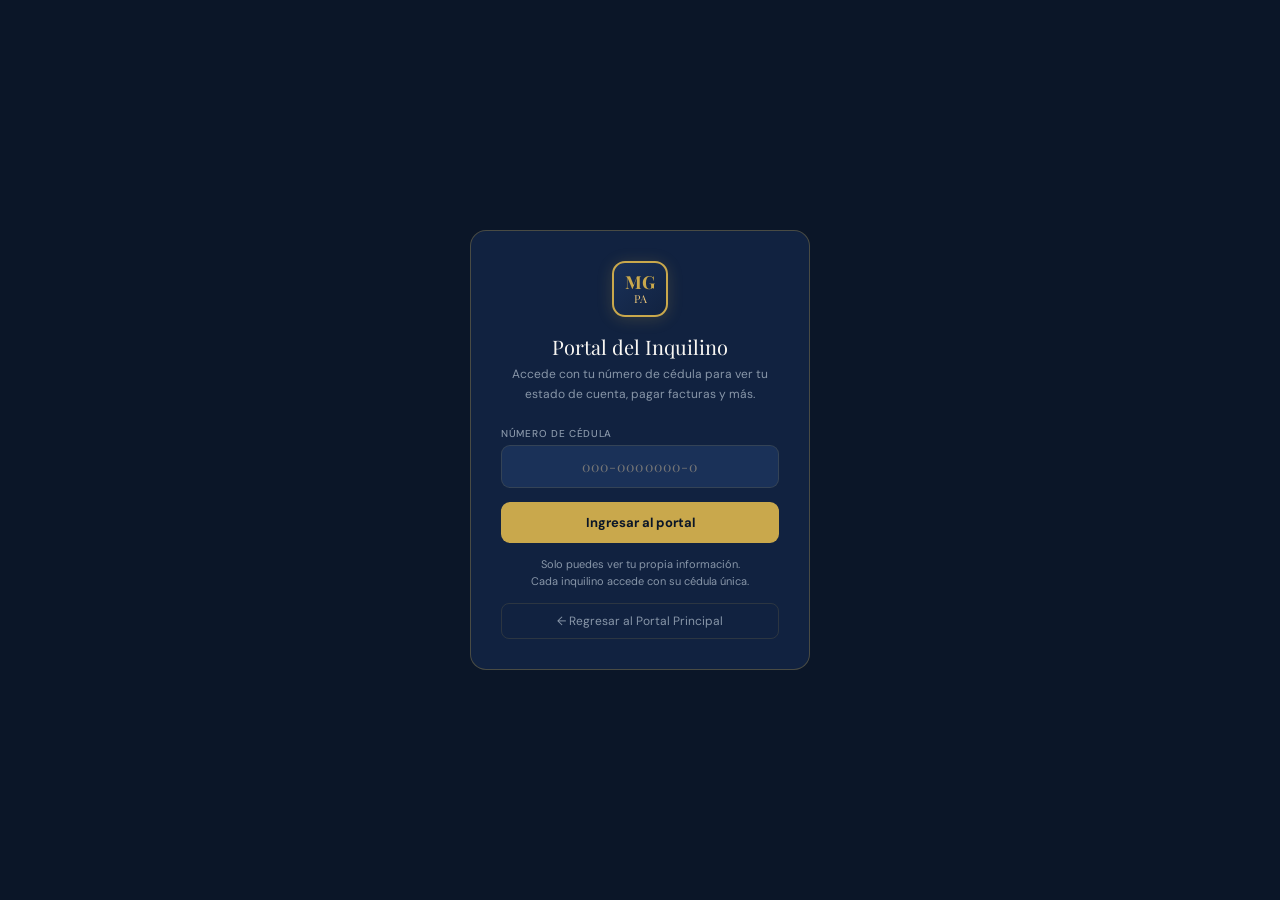
<file: tenant.html>
<!DOCTYPE html>
<html lang="es">
<head>
<meta charset="UTF-8">
<meta name="viewport" content="width=device-width, initial-scale=1.0">
<title>MG-PA | Portal del Inquilino</title>
<link rel="icon" href="data:image/svg+xml,<svg xmlns='http://www.w3.org/2000/svg' viewBox='0 0 100 100'><rect width='100' height='100' rx='18' fill='%230B1628'/><text font-size='32' font-family='Georgia,serif' fill='%23C9A84C' x='10' y='52'>MG</text><text font-size='20' font-family='Georgia,serif' fill='%23C9A84C' x='16' y='76'>PA</text></svg>">
<link rel="stylesheet" href="shared.css">
<style>
html,body{overflow:hidden;height:100%}
#tenant-gate-wrap{display:flex;height:100vh;align-items:center;justify-content:center;background:var(--navy)}
#tenant-app-wrap{display:none;flex-direction:column;height:100vh}
#tenant-app-wrap.on{display:flex}
</style>
</head>
<body>

<!-- LOGIN GATE -->
<div id="tenant-gate-wrap">
  <div style="width:340px;background:var(--navy2);border:1px solid var(--border2);border-radius:16px;padding:30px;animation:fadeUp .5s ease">
    <div style="display:flex;justify-content:center;margin-bottom:16px">
      <div style="width:56px;height:56px;background:linear-gradient(135deg,var(--navy3),var(--navy2));border:2px solid var(--gold);border-radius:13px;display:flex;flex-direction:column;align-items:center;justify-content:center;box-shadow:0 2px 16px rgba(201,168,76,.2)">
        <div style="font-size:18px;font-family:var(--fd);color:var(--gold);font-weight:700;line-height:1">MG</div>
        <div style="font-size:11px;font-family:var(--fd);color:var(--gold2)">PA</div>
      </div>
    </div>
    <div style="font-family:var(--fd);font-size:20px;text-align:center;color:var(--white);margin-bottom:4px">Portal del Inquilino</div>
    <div style="font-size:12px;color:var(--muted);text-align:center;margin-bottom:22px;line-height:1.7">Accede con tu n&uacute;mero de c&eacute;dula para ver tu estado de cuenta, pagar facturas y m&aacute;s.</div>
    <div style="font-size:10px;color:var(--muted);letter-spacing:.07em;text-transform:uppercase;margin-bottom:5px;font-weight:500">N&uacute;mero de c&eacute;dula</div>
    <input id="cedula-input" type="text" placeholder="000-0000000-0" maxlength="13"
      style="width:100%;background:var(--navy3);border:1px solid var(--border);border-radius:9px;padding:11px 16px;color:var(--white);font-size:14px;font-family:var(--fd);outline:none;text-align:center;letter-spacing:.08em;transition:border-color .2s;margin-bottom:4px"
      oninput="fmtCed(this)" onkeydown="if(event.key==='Enter')doLogin()">
    <div id="ced-err" style="display:none;background:var(--red-bg);border:1px solid var(--red-bd);border-radius:7px;padding:7px 11px;font-size:11px;color:var(--danger);text-align:center;margin-bottom:8px">C&eacute;dula no encontrada. Verifica el n&uacute;mero.</div>
    <button style="width:100%;background:var(--gold);color:var(--navy);border:none;padding:12px;border-radius:9px;font-size:13px;font-weight:700;cursor:pointer;font-family:var(--fb);transition:all .2s;margin-top:10px" onclick="doLogin()">Ingresar al portal</button>
    <div style="font-size:11px;color:var(--muted);text-align:center;margin-top:13px;line-height:1.6">Solo puedes ver tu propia informaci&oacute;n.<br>Cada inquilino accede con su c&eacute;dula &uacute;nica.</div>
    <button onclick="goBack()" style="width:100%;background:transparent;border:1px solid var(--border);color:var(--muted);padding:9px;border-radius:8px;font-size:12px;cursor:pointer;font-family:var(--fb);transition:all .2s;margin-top:12px;display:flex;align-items:center;justify-content:center;gap:7px" onmouseover="this.style.borderColor='var(--border2)';this.style.color='var(--white)'" onmouseout="this.style.borderColor='var(--border)';this.style.color='var(--muted)'">
      &#8592; Regresar al Portal Principal
    </button>
  </div>
</div>

<!-- TENANT APP -->
<div id="tenant-app-wrap">
  <nav class="ta-nav">
    <div class="ta-logo">MG-PA</div>
    <div class="ta-links">
      <div class="ta-link on" onclick="tGoPage('inicio',this)">Inicio</div>
      <div class="ta-link" onclick="tGoPage('facturas',this)">Mis facturas</div>
      <div class="ta-link" onclick="tGoPage('historial',this)">Historial</div>
      <div class="ta-link" onclick="tGoPage('apartamento',this)">Mi apartamento</div>
      <div class="ta-link" onclick="tGoPage('sugerencias',this)">Sugerencias</div>
    </div>
    <div class="ta-right">
      <span style="font-size:12px;color:var(--muted)">Hola, <span id="ta-name" style="color:var(--white);font-weight:500">&mdash;</span></span>
      <button class="btn btn-sm" style="background:transparent;border:1px solid var(--red-bd);color:var(--danger);padding:4px 10px" onclick="doLogout()">Salir</button>
      <button class="btn btn-sm" style="background:transparent;border:1px solid var(--border);color:var(--muted);padding:4px 10px" onclick="goBack()">&#8592; Portal Principal</button>
    </div>
  </nav>
  <div class="ta-content">
    <div class="ta-page on" id="ta-inicio"></div>
    <div class="ta-page" id="ta-facturas"></div>
    <div class="ta-page" id="ta-historial"></div>
    <div class="ta-page" id="ta-apartamento"></div>
    <div class="ta-page" id="ta-sugerencias"></div>
  </div>
</div>

<!-- PAYMENT MODAL -->
<div class="overlay" id="pay-modal" onclick="if(event.target.id==='pay-modal')closePayModal()">
  <div class="modal">
    <div class="modal-head">
      <div class="modal-title" id="pay-title">Realizar pago</div>
      <button class="mc" onclick="closePayModal()">&#10005;</button>
    </div>
    <div class="modal-body">
      <div style="background:var(--navy3);border:1px solid var(--border);border-radius:8px;padding:12px 14px;margin-bottom:12px" id="pay-summary"></div>
      <div class="pay-methods">
        <div class="pm on" onclick="setPM(this,'card')">&#128179; Tarjeta</div>
        <div class="pm" onclick="setPM(this,'transfer')">&#127970; Transferencia</div>
        <div class="pm" onclick="setPM(this,'cash')">&#128181; Efectivo</div>
      </div>
      <div id="card-f">
        <div class="field" style="margin-bottom:9px"><label>N&uacute;mero de tarjeta</label><input type="text" placeholder="0000 0000 0000 0000" oninput="fmtCard(this)" maxlength="19"></div>
        <div style="display:grid;grid-template-columns:1fr 1fr;gap:9px;margin-bottom:9px">
          <div class="field"><label>Vencimiento</label><input type="text" placeholder="MM/AA" maxlength="5" oninput="fmtExp(this)"></div>
          <div class="field"><label>CVV</label><input type="text" placeholder="&bull;&bull;&bull;" maxlength="3"></div>
        </div>
        <div class="field" style="margin-bottom:10px"><label>Nombre en tarjeta</label><input type="text" placeholder="Como aparece en la tarjeta"></div>
      </div>
      <div id="transfer-f" style="display:none">
        <div style="background:var(--navy3);border:1px solid var(--border);border-radius:7px;padding:12px;font-size:11px;color:var(--muted);line-height:1.8;margin-bottom:11px">
          <div style="font-weight:600;color:var(--white);margin-bottom:5px">Datos para transferencia</div>
          Banco: <span style="color:var(--white)">Banreservas</span><br>
          Cuenta: <span style="color:var(--white)">002-1234567-8</span><br>
          A nombre de: <span style="color:var(--white)">La Crema Propiedades SRL</span>
        </div>
        <div class="field" style="margin-bottom:10px"><label>N&uacute;mero de referencia</label><input type="text" placeholder="TRF-2025-..."></div>
      </div>
      <div id="cash-f" style="display:none">
        <div style="background:var(--navy3);border:1px solid var(--border);border-radius:7px;padding:12px;font-size:11px;color:var(--muted);line-height:1.8;margin-bottom:11px">
          <div style="font-weight:600;color:var(--white);margin-bottom:5px">Pago en efectivo</div>
          Dir&iacute;gete a nuestras oficinas Lun&ndash;Vie 9am&ndash;5pm.
        </div>
      </div>
      <div style="display:flex;align-items:center;gap:6px;font-size:11px;color:var(--muted);justify-content:center;margin-bottom:12px">&#128274; Pago 100% seguro &mdash; SSL 256-bit</div>
      <button class="btn btn-gold" style="width:100%;justify-content:center;padding:12px;font-size:13px" onclick="processPayment()">Confirmar y pagar</button>
    </div>
  </div>
</div>

<!-- RECEIPT -->
<div id="receipt-view">
  <div class="rp">
    <div class="rp-head"><div class="rp-logo">La Crema Propiedades</div><div class="rp-sub">MG-PA &middot; Recibo oficial</div></div>
    <div class="rp-body">
      <div class="rp-check">
        <div class="rp-check-icon">&#10003;</div>
        <div class="rp-title">Pago confirmado</div>
        <div class="rp-dt" id="rc-dt">&mdash;</div>
      </div>
      <hr class="rp-div">
      <div class="rp-row"><span class="rp-lbl">Inquilino</span><span id="rc-name">&mdash;</span></div>
      <div class="rp-row"><span class="rp-lbl">Apartamento</span><span id="rc-apt">&mdash;</span></div>
      <div class="rp-row"><span class="rp-lbl">Concepto</span><span id="rc-concept">&mdash;</span></div>
      <div class="rp-row"><span class="rp-lbl">M&eacute;todo</span><span id="rc-method">&mdash;</span></div>
      <div class="rp-row total"><span class="rp-lbl">Total pagado</span><span id="rc-amount">&mdash;</span></div>
      <div class="rp-ref" id="rc-ref">REF: &mdash;</div>
    </div>
    <div class="rp-actions">
      <button class="rpa dark" onclick="closeReceipt()">Cerrar</button>
      <button class="rpa dark" onclick="toast('Enviando por WhatsApp...')">&#128242; WA</button>
      <button class="rpa gold" onclick="toast('Descargando PDF...')">&#8595; PDF</button>
    </div>
  </div>
</div>

<script src="shared.js"></script>
<script>
var currentUser = null, payTarget = null, payMethodUsed = 'card', aptSsI = 0;

// CHECK URL PARAMS (auto-login from index)
window.addEventListener('load', function(){
  var params = new URLSearchParams(window.location.search);
  var ced = params.get('cedula');
  if(ced){ document.getElementById('cedula-input').value = ced; doLogin(); }
});

function doLogin(){
  var c = document.getElementById('cedula-input').value.trim();
  // Buscar con o sin guiones
  var cClean = c.replace(/-/g,'');
  var u = TENANTS.find(function(t){ 
    return t.cedula === c || t.cedula.replace(/-/g,'') === cClean;
  });
  if(!u){ document.getElementById('ced-err').style.display = 'block'; return; }
  document.getElementById('ced-err').style.display = 'none';
  currentUser = u;
  document.getElementById('tenant-gate-wrap').style.display = 'none';
  document.getElementById('tenant-app-wrap').classList.add('on');
  document.getElementById('ta-name').textContent = u.short;
  loadTenantApp(u);
}
function demoLogin(c){ document.getElementById('cedula-input').value = c; doLogin(); }
function doLogout(){ currentUser = null; document.getElementById('tenant-app-wrap').classList.remove('on'); document.getElementById('tenant-gate-wrap').style.display = 'flex'; document.getElementById('cedula-input').value = ''; }
function goBack(){ window.location.href = 'index.html'; }
function tGoPage(id, el){ document.querySelectorAll('.ta-link').forEach(l=>l.classList.remove('on')); document.querySelectorAll('.ta-page').forEach(p=>p.classList.remove('on')); if(el)el.classList.add('on'); document.getElementById('ta-'+id).classList.add('on'); }

function loadTenantApp(u){
  var sc = u.status;
  var scColor = sc==='olive'?'var(--olive)':sc==='red'?'var(--danger)':'var(--orange)';
  var totalPend = u.bills.filter(b=>b.status!=='ok').reduce((s,b)=>s+b.amount,0);

  // INICIO
  document.getElementById('ta-inicio').innerHTML = `
    <div class="status-hero ${sc}">
      <div style="font-size:10px;font-weight:700;letter-spacing:.09em;text-transform:uppercase;color:${scColor};margin-bottom:6px">${sc==='olive'?'Todo al d&iacute;a':sc==='red'?'Tienes pagos vencidos':'Pr&oacute;ximo a vencer'}</div>
      <div style="font-family:var(--fd);font-size:22px;color:var(--white);margin-bottom:4px">${totalPend>0?'RD$ '+totalPend.toLocaleString()+' pendiente':'Sin saldo pendiente'}</div>
      <div style="font-size:12px;color:var(--muted)">${u.daysLate>0?u.daysLate+' d&iacute;as de atraso':'Pagos al corriente'}</div>
      <div class="sh-badge">${sc==='olive'?'&#10003;':'&#9888;'}</div>
    </div>
    <div class="g2">
      <div class="panel"><div class="ph-title" style="padding:13px 16px;border-bottom:1px solid var(--border)">Renta mensual</div>
        <div class="pb"><div style="font-family:var(--fd);font-size:24px;color:var(--gold)">RD$ ${u.renta.toLocaleString()}</div><div style="font-size:11px;color:var(--muted);margin-top:3px">Apto ${u.apt} &middot; ${u.edif}</div></div></div>
      <div class="panel"><div class="ph-title" style="padding:13px 16px;border-bottom:1px solid var(--border)">Saldo pendiente</div>
        <div class="pb"><div style="font-family:var(--fd);font-size:24px;color:${u.saldo>0?'var(--danger)':'var(--success)'}">${u.saldo>0?'RD$ '+u.saldo.toLocaleString():'RD$ 0'}</div><div style="font-size:11px;color:var(--muted);margin-top:3px">${u.saldo>0?'Requiere pago inmediato':'Cuenta al d&iacute;a'}</div></div></div>
    </div>
    <div class="panel"><div class="ph-title" style="padding:13px 16px;border-bottom:1px solid var(--border)">Pagos r&aacute;pidos pendientes</div>
      <div class="pb">${u.bills.filter(b=>b.status!=='ok').map(b=>`
        <div class="bill-item"><div class="bill-icon">${b.icon}</div>
          <div style="flex:1"><div style="font-size:13px;font-weight:500;color:var(--white)">${b.name}</div></div>
          <span style="font-size:14px;font-weight:700;color:var(--white);margin-right:10px">RD$ ${b.amount.toLocaleString()}</span>
          <span class="bill-st-pend">Pendiente</span>
          <button class="pay-now" onclick="openPay('${b.id}','${b.name}',${b.amount})">Pagar</button>
        </div>`).join('')||'<div style="font-size:13px;color:var(--success);text-align:center;padding:12px 0">&#10003; Todo pagado este mes</div>'}</div></div>`;

  // FACTURAS
  document.getElementById('ta-facturas').innerHTML = `
    <div class="panel"><div class="ph"><div class="ph-title">Facturas de ${new Date().toLocaleString('es-DO',{month:'long',year:'numeric'})}</div></div>
      <div class="pb">${u.bills.map(b=>{
        var stClass = b.status==='ok'?'bill-st-ok':b.status==='warn'?'bill-st-warn':'bill-st-pend';
        var stTxt = b.status==='ok'?'Pagado':b.status==='warn'?'Pr&oacute;ximo':'Pendiente';
        return `<div class="bill-item"><div class="bill-icon">${b.icon}</div>
          <div style="flex:1"><div style="font-size:13px;font-weight:500;color:var(--white)">${b.name}</div></div>
          <span style="font-size:14px;font-weight:700;color:var(--white);margin-right:9px">RD$ ${b.amount.toLocaleString()}</span>
          <span class="${stClass}">${stTxt}</span>
          ${b.status!=='ok'?`<button class="pay-now" onclick="openPay('${b.id}','${b.name}',${b.amount})">Pagar</button>`:`<button class="pay-now" disabled>&#10003; Pagado</button>`}
        </div>`;}).join('')}</div></div>
    <div class="panel"><div class="ph"><div class="ph-title">Pagar todo pendiente</div></div>
      <div class="pb" style="display:flex;align-items:center;justify-content:space-between;gap:14px;flex-wrap:wrap">
        <div><div style="font-family:var(--fd);font-size:24px;color:var(--gold)">RD$ ${totalPend.toLocaleString()}</div><div style="font-size:12px;color:var(--muted);margin-top:3px">Total pendiente</div></div>
        ${totalPend>0?`<button class="pay-now" style="padding:10px 22px;font-size:13px" onclick="openPay('all','Todas las facturas pendientes',${totalPend})">Pagar todo ahora</button>`:'<div style="color:var(--success);font-weight:600">&#10003; Todo pagado</div>'}
      </div></div>`;

  // HISTORIAL
  document.getElementById('ta-historial').innerHTML = `
    <div class="panel"><div class="ph"><div class="ph-title">Historial de pagos</div><span class="ph-sub">&Uacute;ltimos meses</span></div>
      <div style="overflow-x:auto"><table class="tbl"><thead><tr><th>Fecha</th><th>Concepto</th><th>Monto</th><th>M&eacute;todo</th><th>Ref.</th><th>Recibo</th></tr></thead><tbody>
      ${u.history.map(h=>`<tr><td>${h.date}</td><td>${h.concept}</td><td style="font-weight:600">${h.amount}</td><td class="muted">${h.method}</td><td class="muted" style="font-size:10px">${h.ref}</td>
        <td><button class="btn btn-out btn-sm" onclick="showReceipt('${u.name}','Apto ${u.apt}','${h.amount}','${h.method}','${h.concept}','${h.date}')">&#129534;</button></td></tr>`).join('')}
      </tbody></table></div></div>`;

  // APARTAMENTO
  var aptSlides=[{l:'Sala — entrada',type:'antes',e:'&#128715;',bg:'#1a2f4a'},{l:'Sala — entrada',type:'despues',e:'&#128715;',bg:'#1a3520'},{l:'Cocina',type:'antes',e:'&#127859;',bg:'#2e1a1a'},{l:'Cocina',type:'despues',e:'&#127859;',bg:'#1e2e1a'},{l:'Habitación',type:'antes',e:'&#128716;',bg:'#2a1a2e'},{l:'Habitación',type:'despues',e:'&#128716;',bg:'#1a2e28'}];
  document.getElementById('ta-apartamento').innerHTML = `
    <div class="panel" style="margin-bottom:14px">
      <div class="ph"><div class="ph-title">Fotos del apartamento</div><span class="ph-sub">Registro oficial &middot; Protecci&oacute;n mutua</span></div>
      <div class="pb">
        <div class="ss-apt"><div class="ss-apt-wrap" id="apt-slides">${aptSlides.map(s=>`<div class="ss-apt-slide" style="background:${s.bg}">${s.e}<span class="ss-apt-type ${s.type}">${s.type.charAt(0).toUpperCase()+s.type.slice(1)}</span><span class="ss-apt-lbl">${s.l}</span></div>`).join('')}</div><button class="ss-nav ss-prev" onclick="aptMove(-1)">&#8249;</button><button class="ss-nav ss-next" onclick="aptMove(1)">&#8250;</button></div>
        <div style="background:rgba(201,168,76,.05);border:1px solid var(--border);border-radius:8px;padding:10px 13px;font-size:11px;color:var(--muted);line-height:1.6;margin-top:9px">Fotos tomadas al momento de la entrega del apartamento. Registro oficial del estado del inmueble. Archivadas como evidencia para ambas partes.</div>
      </div>
    </div>
    <div class="panel"><div class="ph"><div class="ph-title">Detalles del contrato</div></div>
      <div class="pb"><div style="display:grid;grid-template-columns:1fr 1fr;gap:9px">${[['Nombre',u.name],['Apartamento','Apto '+u.apt+' · '+u.edif],['Cédula',u.cedula],['Teléfono',u.tel],['Renta mensual','RD$ '+u.renta.toLocaleString()],['Inicio contrato',u.inicio],['Vencimiento',u.vence],['N° contrato',u.contrato]].map(f=>`<div style="background:var(--navy3);border:1px solid var(--border);border-radius:7px;padding:9px 11px"><div style="font-size:10px;color:var(--muted);letter-spacing:.07em;text-transform:uppercase;margin-bottom:3px">${f[0]}</div><div style="font-size:13px;color:var(--white);font-weight:500">${f[1]}</div></div>`).join('')}</div></div></div>`;

  // SUGERENCIAS
  var sugItems = u.suggests && u.suggests.length
    ? u.suggests.map(s=>`<div style="background:${s.from==='Admin'?'rgba(201,168,76,.07)':'var(--navy3)'};border:1px solid var(--border);border-radius:9px;padding:11px 13px;margin-bottom:8px">
        <div style="font-size:11px;font-weight:600;color:${s.from==='Admin'?'var(--gold)':'var(--white)'};margin-bottom:4px">${s.from} <span style="color:var(--muted);font-weight:400">&middot; ${s.time}</span></div>
        <div style="font-size:13px;color:var(--muted);line-height:1.5">${s.text}</div>
      </div>`).join('')
    : '<div style="font-size:12px;color:var(--muted);text-align:center;padding:16px 0">Sin mensajes a&uacute;n.</div>';
  document.getElementById('ta-sugerencias').innerHTML = `
    <div class="panel"><div class="ph"><div class="ph-title">Mis mensajes</div></div>
      <div style="padding:14px 16px">
        <div style="max-height:250px;overflow-y:auto;margin-bottom:14px">${sugItems}</div>
        <div style="border-top:1px solid var(--border);padding-top:13px">
          <div style="font-size:11px;color:var(--muted);letter-spacing:.07em;text-transform:uppercase;margin-bottom:8px">Enviar mensaje al administrador</div>
          <select style="width:100%;background:var(--navy3);border:1px solid var(--border);border-radius:7px;padding:8px 11px;color:var(--muted);font-size:12px;font-family:var(--fb);outline:none;margin-bottom:8px;transition:border-color .2s"><option>Mantenimiento</option><option>Informaci&oacute;n general</option><option>Consulta de pago</option><option>Urgente</option></select>
          <textarea style="width:100%;background:var(--navy3);border:1px solid var(--border);border-radius:7px;padding:9px 11px;color:var(--white);font-size:13px;font-family:var(--fb);resize:none;outline:none;height:70px;transition:border-color .2s;display:block;margin-bottom:9px" placeholder="Escribe tu mensaje..." id="ta-sug-txt" onfocus="this.style.borderColor='var(--border2)'" onblur="this.style.borderColor='var(--border)'"></textarea>
          <button class="btn btn-gold" style="width:100%;justify-content:center" onclick="taSendSug()">Enviar mensaje</button>
        </div>
      </div></div>`;
}

function taSendSug(){ var t=document.getElementById('ta-sug-txt'); if(t&&t.value.trim()){toast('Mensaje enviado al administrador &#10003;'); t.value='';} }

function aptMove(d){ var wrap=document.getElementById('apt-slides'); if(!wrap)return; var n=6; aptSsI=(aptSsI+d+n)%n; wrap.style.transform='translateX(-'+aptSsI*100+'%)'; }

// PAYMENT
function openPay(id, name, amount){
  payTarget={id,name,amount};
  document.getElementById('pay-title').textContent='Pagar: '+name;
  document.getElementById('pay-summary').innerHTML=`<div style="display:flex;justify-content:space-between;font-size:13px;margin-bottom:7px"><span style="color:var(--muted)">Concepto</span><span>${name}</span></div><div style="display:flex;justify-content:space-between;font-size:13px;margin-bottom:7px"><span style="color:var(--muted)">Inquilino</span><span>${currentUser?currentUser.name:''}</span></div><div style="display:flex;justify-content:space-between;font-size:15px;font-weight:700;border-top:1px solid var(--border);padding-top:9px;margin-top:3px;color:var(--gold)"><span style="color:var(--muted)">Total</span><span>RD$ ${amount.toLocaleString()}</span></div>`;
  document.getElementById('pay-modal').classList.add('open');
}
function closePayModal(){ document.getElementById('pay-modal').classList.remove('open'); }
function setPM(el,m){ document.querySelectorAll('.pm').forEach(p=>p.classList.remove('on')); el.classList.add('on'); payMethodUsed=m; document.getElementById('card-f').style.display=m==='card'?'block':'none'; document.getElementById('transfer-f').style.display=m==='transfer'?'block':'none'; document.getElementById('cash-f').style.display=m==='cash'?'block':'none'; }
function processPayment(){
  if(!payTarget||!currentUser) return;
  var u=currentUser;
  var methods={card:'Tarjeta de crédito',transfer:'Transferencia bancaria',cash:'Efectivo'};
  var ref='TRF-'+Date.now().toString().slice(-6);
  var now=new Date().toLocaleString('es-DO',{day:'numeric',month:'long',year:'numeric',hour:'2-digit',minute:'2-digit'});
  // update bills
  if(payTarget.id==='all'){u.bills.forEach(b=>{if(b.status!=='ok')b.status='ok';}); u.saldo=0; u.pagado=u.renta;}
  else{var bill=u.bills.find(b=>b.id===payTarget.id);if(bill)bill.status='ok'; u.saldo=Math.max(0,u.saldo-payTarget.amount);}
  if(u.saldo===0){u.status='olive';u.pagado=u.renta;}
  // add history
  u.history.unshift({date:'Ahora',concept:payTarget.name,amount:'RD$ '+payTarget.amount.toLocaleString(),method:methods[payMethodUsed],ref});
  loadTenantApp(u);
  closePayModal();
  document.getElementById('rc-name').textContent=u.name;
  document.getElementById('rc-apt').textContent='Apto '+u.apt+' · '+u.edif;
  document.getElementById('rc-concept').textContent=payTarget.name;
  document.getElementById('rc-method').textContent=methods[payMethodUsed];
  document.getElementById('rc-amount').textContent='RD$ '+payTarget.amount.toLocaleString();
  document.getElementById('rc-ref').textContent='REF: '+ref;
  document.getElementById('rc-dt').textContent=now;
  document.getElementById('receipt-view').classList.add('open');
}
function closeReceipt(){ document.getElementById('receipt-view').classList.remove('open'); }
function showReceipt(name,apt,amount,method,concept,date){ document.getElementById('rc-name').textContent=name; document.getElementById('rc-apt').textContent=apt; document.getElementById('rc-amount').textContent=amount; document.getElementById('rc-method').textContent=method; document.getElementById('rc-concept').textContent=concept; document.getElementById('rc-dt').textContent=date; document.getElementById('rc-ref').textContent='REF: TRF-'+Math.floor(4800+Math.random()*199); document.getElementById('receipt-view').classList.add('open'); }
</script>
</body>
</html>
</file>
<file: shared.css>
/* ============================================================
   MG-PA SHARED STYLES
   La Crema Propiedades — Portal Administrativo
   ============================================================ */
@import url('https://fonts.googleapis.com/css2?family=Playfair+Display:wght@500;700&family=DM+Sans:wght@300;400;500;600&display=swap');

*{box-sizing:border-box;margin:0;padding:0}
:root{
  --navy:#0B1628;--navy2:#112240;--navy3:#1a3158;
  --gold:#C9A84C;--gold2:#E8C47A;
  --white:#F8F6F2;--muted:#8896A8;
  --danger:#E05555;--success:#3DBB8A;--warn:#E8A23A;
  --olive:#6B8C5A;--olive-bg:rgba(107,140,90,0.12);--olive-bd:rgba(107,140,90,0.3);
  --orange:#E07A2F;--orange-bg:rgba(224,122,47,0.10);--orange-bd:rgba(224,122,47,0.3);
  --red-bg:rgba(224,85,85,0.10);--red-bd:rgba(224,85,85,0.3);
  --wa:#25D366;--wa-bg:rgba(37,211,102,0.10);
  --border:rgba(201,168,76,0.15);--border2:rgba(201,168,76,0.3);
  --fd:'Playfair Display',serif;--fb:'DM Sans',sans-serif;
  --sw:220px;
}
html,body{height:100%;font-family:var(--fb);background:var(--navy);color:var(--white)}

/* BUTTONS */
.btn{border:none;padding:7px 16px;border-radius:7px;font-size:12px;font-weight:600;cursor:pointer;font-family:var(--fb);transition:all .2s;white-space:nowrap;display:inline-flex;align-items:center;gap:5px}
.btn-gold{background:var(--gold);color:var(--navy)}.btn-gold:hover{background:var(--gold2)}
.btn-out{background:transparent;border:1px solid var(--border2);color:var(--gold)}.btn-out:hover{background:rgba(201,168,76,.1)}
.btn-wa{background:var(--wa);color:#fff}.btn-wa:hover{background:#128C7E}
.btn-danger{background:transparent;border:1px solid var(--red-bd);color:var(--danger)}
.btn-sm{padding:5px 12px;font-size:11px}

/* ADMIN MODE BANNER */
#admin-bar{display:none;background:linear-gradient(90deg,var(--gold),var(--gold2));color:var(--navy);padding:7px 24px;font-size:11px;font-weight:700;letter-spacing:.07em;text-transform:uppercase;align-items:center;gap:10px;flex-shrink:0}
#admin-bar.on{display:flex}
.ap{width:7px;height:7px;background:var(--navy);border-radius:50%;animation:apulse 1.4s infinite}
@keyframes apulse{0%,100%{opacity:1;transform:scale(1)}50%{opacity:.4;transform:scale(1.5)}}
.akr{margin-left:auto;font-size:10px;opacity:.7;font-weight:400;display:flex;gap:8px}
.akbd{background:rgba(0,0,0,.15);border-radius:3px;padding:1px 6px;font-family:monospace}

/* LAYOUT */
.shell{display:flex;height:100vh;overflow:hidden}
.sidebar{width:var(--sw);background:var(--navy2);border-right:1px solid var(--border);display:flex;flex-direction:column;flex-shrink:0}
.sb-logo{padding:20px 18px 14px;border-bottom:1px solid var(--border);cursor:pointer}
.sb-logo-t{font-family:var(--fd);font-size:16px;color:var(--white);line-height:1.3}
.sb-logo-s{font-size:9px;color:var(--gold);letter-spacing:.1em;text-transform:uppercase;margin-top:3px}
.sb-badge{display:inline-flex;background:rgba(201,168,76,.1);border:1px solid var(--border2);border-radius:9px;padding:2px 7px;font-size:9px;color:var(--gold);font-weight:700;margin-top:4px}
.nav{padding:10px 0;flex:1;overflow-y:auto}
.ns{padding:5px 16px 2px;font-size:9px;color:var(--muted);letter-spacing:.1em;text-transform:uppercase}
.ni{display:flex;align-items:center;gap:9px;padding:8px 16px;cursor:pointer;border-left:3px solid transparent;font-size:12px;color:var(--muted);transition:all .18s;user-select:none}
.ni:hover{background:rgba(201,168,76,.06);color:var(--white)}
.ni.on{background:rgba(201,168,76,.1);color:var(--gold);border-left-color:var(--gold);font-weight:500}
.ni svg{width:14px;height:14px;opacity:.7;flex-shrink:0}
.ni.on svg{opacity:1}
.nbadge{margin-left:auto;background:var(--danger);color:#fff;font-size:9px;padding:1px 5px;border-radius:8px;font-weight:700}
.sb-footer{padding:12px 16px;border-top:1px solid var(--border)}
.sb-user{display:flex;align-items:center;gap:9px}
.sb-av{width:30px;height:30px;background:linear-gradient(135deg,var(--gold),var(--gold2));border-radius:50%;display:flex;align-items:center;justify-content:center;font-size:10px;font-weight:700;color:var(--navy);flex-shrink:0}
.main-wrap{flex:1;display:flex;flex-direction:column;overflow:hidden}
.topbar{background:var(--navy2);border-bottom:1px solid var(--border);padding:12px 22px;display:flex;align-items:center;gap:10px;flex-shrink:0;flex-wrap:wrap}
.page-title{font-family:var(--fd);font-size:19px;color:var(--white);flex:1}
.pages{flex:1;overflow:hidden;position:relative}
.page{position:absolute;inset:0;overflow-y:auto;padding:20px 22px;display:none;animation:fadeUp .22s ease}
.page.on{display:block}

/* SAVE BAR */
#save-bar{display:none;position:fixed;bottom:0;left:var(--sw);right:0;background:var(--navy3);border-top:1px solid var(--border2);padding:10px 22px;align-items:center;gap:10px;z-index:100}
#save-bar.on{display:flex}

/* KPI */
.kpi-row{display:grid;grid-template-columns:repeat(4,1fr);gap:12px;margin-bottom:18px}
.kc{background:var(--navy2);border:1px solid var(--border);border-radius:11px;padding:14px 16px;position:relative;overflow:hidden;animation:fadeUp .4s ease both}
.kc::after{content:'';position:absolute;top:0;right:0;width:40px;height:40px;border-radius:0 11px 0 40px;opacity:.09}
.kc.gold::after{background:var(--gold)}.kc.green::after{background:var(--success)}.kc.red::after{background:var(--danger)}.kc.warn::after{background:var(--warn)}
.kc-lbl{font-size:10px;color:var(--muted);letter-spacing:.07em;text-transform:uppercase;font-weight:500;margin-bottom:6px}
.kc-val{font-family:var(--fd);font-size:22px;font-weight:700;margin-bottom:2px}
.kc-val.gold{color:var(--gold)}.kc-val.green{color:var(--success)}.kc-val.red{color:var(--danger)}.kc-val.warn{color:var(--warn)}
.kc-sub{font-size:11px;color:var(--muted)}.kc-trend{font-size:10px;margin-top:3px}.kc-trend.up{color:var(--success)}.kc-trend.down{color:var(--danger)}

/* PANELS */
.panel{background:var(--navy2);border:1px solid var(--border);border-radius:11px;overflow:hidden;margin-bottom:14px}
.ph{padding:12px 18px;border-bottom:1px solid var(--border);display:flex;align-items:center;justify-content:space-between;gap:10px;flex-wrap:wrap}
.ph-title{font-size:13px;font-weight:600;color:var(--white)}.ph-sub{font-size:11px;color:var(--muted)}
.pb{padding:14px 18px}
.g2{display:grid;grid-template-columns:1fr 1fr;gap:13px;margin-bottom:13px}
.g3{display:grid;grid-template-columns:2fr 1fr;gap:13px;margin-bottom:13px}

/* BADGE */
.badge{display:inline-flex;align-items:center;gap:3px;padding:2px 8px;border-radius:9px;font-size:10px;font-weight:600}
.badge::before{content:'';width:4px;height:4px;border-radius:50%;background:currentColor}
.badge.ok{background:var(--olive-bg);color:var(--olive);border:1px solid var(--olive-bd)}
.badge.pend{background:var(--red-bg);color:var(--danger);border:1px solid var(--red-bd)}
.badge.late{background:var(--orange-bg);color:var(--orange);border:1px solid var(--orange-bd)}
.badge.warn{background:rgba(232,162,58,.1);color:var(--warn);border:1px solid rgba(232,162,58,.3)}
.badge.proc{background:rgba(201,168,76,.1);color:var(--gold);border:1px solid var(--border2)}

/* TABLE */
.tbl{width:100%;border-collapse:collapse;font-size:12px}
.tbl th{text-align:left;font-size:10px;color:var(--muted);letter-spacing:.07em;text-transform:uppercase;padding:8px 12px;border-bottom:1px solid var(--border);font-weight:500;white-space:nowrap}
.tbl td{padding:9px 12px;border-bottom:1px solid rgba(201,168,76,.05);color:var(--white);vertical-align:middle}
.tbl tr:last-child td{border-bottom:none}
.tbl tr:hover td{background:rgba(201,168,76,.03)}
.tbl td.muted{color:var(--muted)}.tbl td.gold{color:var(--gold);font-weight:600}.tbl td.red{color:var(--danger)}.tbl td.green{color:var(--success)}
.ed{border:1px solid transparent;border-radius:3px;padding:2px 4px;transition:all .15s}
body.admin-mode .ed{border-color:rgba(201,168,76,.2);background:rgba(201,168,76,.04);cursor:text}
body.admin-mode .ed:focus{border-color:var(--gold);background:rgba(201,168,76,.08);outline:none}

/* CHARTS */
.chart-bars{display:flex;align-items:flex-end;gap:5px}
.bc{flex:1;display:flex;flex-direction:column;align-items:center;gap:3px}
.bv{font-size:9px;color:var(--gold);font-weight:600;text-align:center;min-height:11px}
.bbar{width:100%;border-radius:3px 3px 0 0;min-height:3px;cursor:pointer;transition:opacity .2s}
.bbar:hover{opacity:.75}
.bl{font-size:9px;color:var(--muted);text-align:center;white-space:nowrap}

/* DONUT */
.donut-wrap{display:flex;align-items:center;gap:14px;flex-wrap:wrap}
.donut-legend{display:flex;flex-direction:column;gap:6px;flex:1}
.dl-item{display:flex;align-items:center;gap:7px;font-size:12px}
.dl-dot{width:8px;height:8px;border-radius:50%;flex-shrink:0}
.dl-nm{flex:1;color:var(--muted)}.dl-v{color:var(--white);font-weight:600}.dl-p{color:var(--muted);font-size:10px;margin-left:3px}

/* TABS */
.tabs{display:flex;border-bottom:1px solid var(--border);margin-bottom:16px;overflow-x:auto}
.tab{padding:8px 14px;font-size:12px;cursor:pointer;color:var(--muted);border-bottom:2px solid transparent;transition:all .2s;font-weight:500;white-space:nowrap;flex-shrink:0}
.tab.on{color:var(--gold);border-bottom-color:var(--gold)}.tab:hover{color:var(--white)}
.tv{display:none}.tv.on{display:block}

/* SEARCH */
.search-row{display:flex;gap:8px;margin-bottom:14px;flex-wrap:wrap;align-items:center}
.sbox{flex:1;min-width:160px;position:relative}
.sbox input{width:100%;background:var(--navy2);border:1px solid var(--border);border-radius:7px;padding:7px 12px 7px 30px;color:var(--white);font-size:12px;font-family:var(--fb);outline:none;transition:border-color .2s}
.sbox input:focus{border-color:var(--border2)}
.sbox input::placeholder{color:var(--muted)}
.sico{position:absolute;left:9px;top:50%;transform:translateY(-50%);width:13px;height:13px;color:var(--muted)}
.fbtn{background:var(--navy2);border:1px solid var(--border);border-radius:6px;padding:6px 11px;color:var(--muted);font-size:11px;cursor:pointer;font-family:var(--fb);transition:all .2s;white-space:nowrap}
.fbtn.on{background:rgba(201,168,76,.1);border-color:var(--border2);color:var(--gold)}
.fbtn:hover{border-color:var(--border2);color:var(--white)}

/* FIELD */
.field{display:flex;flex-direction:column;gap:4px}
.field label{font-size:10px;color:var(--muted);letter-spacing:.07em;text-transform:uppercase;font-weight:500}
.field input,.field select,.field textarea{background:var(--navy3);border:1px solid var(--border);border-radius:7px;padding:8px 11px;color:var(--white);font-size:12px;font-family:var(--fb);outline:none;transition:border-color .2s;width:100%}
.field input:focus,.field select:focus,.field textarea:focus{border-color:var(--border2)}
.field input::placeholder,.field textarea::placeholder{color:var(--muted)}
.field select option{background:var(--navy2)}

/* TENANT CARDS */
.tcard-grid{display:grid;grid-template-columns:repeat(3,1fr);gap:12px}
.tcard{background:var(--navy2);border:1px solid var(--border);border-radius:11px;overflow:hidden;cursor:pointer;transition:all .22s;animation:fadeUp .3s ease both}
.tcard:hover{border-color:var(--border2);transform:translateY(-2px)}
.tcard-top{height:4px}.tcard-top.olive{background:var(--olive)}.tcard-top.orange{background:var(--orange)}.tcard-top.red{background:var(--danger)}
.tcard-body{padding:12px 14px}
.tcard-av{width:40px;height:40px;border-radius:50%;background:linear-gradient(135deg,var(--gold),var(--gold2));display:flex;align-items:center;justify-content:center;font-size:13px;font-weight:700;color:var(--navy);flex-shrink:0;border:2px solid var(--border2)}
.tcard-nm{font-size:13px;font-weight:600;color:var(--white);overflow:hidden;text-overflow:ellipsis;white-space:nowrap}
.tcard-apt{font-size:11px;color:var(--muted);margin-top:2px}
.tcard-meta{display:flex;flex-wrap:wrap;gap:6px;font-size:10px;color:var(--muted);padding-top:7px;border-top:1px solid var(--border)}
.tcard-meta span{color:var(--white)}

/* PROFILE PANEL */
#profile-panel{position:fixed;top:0;right:0;bottom:0;width:520px;max-width:100vw;background:var(--navy2);border-left:1px solid var(--border2);z-index:400;transform:translateX(100%);transition:transform .3s cubic-bezier(.4,0,.2,1);overflow-y:auto;display:flex;flex-direction:column}
#profile-panel.open{transform:translateX(0)}
#pp-back{display:none;position:fixed;inset:0;background:rgba(0,0,0,.45);z-index:399}
#pp-back.on{display:block}
.pp-bar{padding:12px 18px;border-bottom:1px solid var(--border);display:flex;align-items:center;gap:10px;position:sticky;top:0;background:var(--navy2);z-index:10}
.pp-close{background:transparent;border:1px solid var(--border);color:var(--muted);width:28px;height:28px;border-radius:5px;cursor:pointer;font-size:14px;display:flex;align-items:center;justify-content:center;transition:all .2s}
.pp-close:hover{color:var(--white)}
.pp-title{font-family:var(--fd);font-size:17px;color:var(--white);flex:1}
.pp-body{padding:16px;flex:1}
.pp-av{width:56px;height:56px;border-radius:50%;border:3px solid var(--border2);background:linear-gradient(135deg,var(--gold),var(--gold2));display:flex;align-items:center;justify-content:center;font-size:20px;font-weight:700;color:var(--navy)}
.pp-card{background:var(--navy3);border:1px solid var(--border);border-radius:9px;margin-bottom:12px;overflow:hidden}
.pp-card-head{padding:8px 12px;border-bottom:1px solid var(--border);font-size:10px;color:var(--muted);letter-spacing:.08em;text-transform:uppercase;font-weight:500}
.pp-fields{padding:10px 12px;display:grid;grid-template-columns:1fr 1fr;gap:7px}
.pp-f{display:flex;flex-direction:column;gap:2px}.pp-f.full{grid-column:1/-1}
.pp-lbl{font-size:10px;color:var(--muted);letter-spacing:.07em;text-transform:uppercase;font-weight:500}
.pp-val{font-size:12px;color:var(--white);padding:4px 6px;border-radius:4px;border:1px solid transparent;transition:all .2s;min-height:28px;line-height:1.4}
body.admin-mode .pp-val{border-color:rgba(201,168,76,.2);background:rgba(201,168,76,.04);cursor:text}
body.admin-mode .pp-val:focus{border-color:var(--gold);background:rgba(201,168,76,.08);outline:none}
.pay-block{border-radius:9px;padding:12px 14px;margin-bottom:11px;border:1px solid}
.pay-block.olive{background:var(--olive-bg);border-color:var(--olive-bd)}.pay-block.orange{background:var(--orange-bg);border-color:var(--orange-bd)}.pay-block.red{background:var(--red-bg);border-color:var(--red-bd)}
.pay-tag{font-size:10px;font-weight:700;letter-spacing:.09em;text-transform:uppercase;margin-bottom:4px}
.pay-block.olive .pay-tag{color:var(--olive)}.pay-block.orange .pay-tag{color:var(--orange)}.pay-block.red .pay-tag{color:var(--danger)}
.pay-main{font-size:20px;font-weight:700;color:var(--white);font-family:var(--fd);margin-bottom:3px}.pay-sub{font-size:11px;color:var(--muted)}
.svc-grid{display:grid;grid-template-columns:1fr 1fr;gap:6px}
.svc-item{background:var(--navy2);border:1px solid var(--border);border-radius:6px;padding:7px 9px;display:flex;align-items:center;justify-content:space-between}
.svc-nm{font-size:11px;color:var(--muted)}.svc-v{font-size:11px;font-weight:600}
.svc-v.ok{color:var(--olive)}.svc-v.bad{color:var(--danger)}.svc-v.warn{color:var(--orange)}
.hist-row{display:flex;align-items:center;gap:8px;padding:7px 0;border-bottom:1px solid rgba(201,168,76,.05);font-size:11px}
.hist-row:last-child{border-bottom:none}.hdot{width:6px;height:6px;border-radius:50%;flex-shrink:0}
.suggest-panel{background:var(--navy3);border:1px solid var(--border);border-radius:9px;overflow:hidden;margin-bottom:12px}
.suggest-head{padding:10px 12px;border-bottom:1px solid var(--border);display:flex;align-items:center;justify-content:space-between}
.si{padding:9px 12px;border-bottom:1px solid rgba(201,168,76,.05)}
.si:last-child{border-bottom:none}
.si-top{display:flex;align-items:flex-start;gap:8px;margin-bottom:5px}
.si-av{width:24px;height:24px;border-radius:50%;background:var(--navy2);border:1px solid var(--border2);display:flex;align-items:center;justify-content:center;font-size:9px;font-weight:700;color:var(--gold);flex-shrink:0}
.si-tag{font-size:9px;padding:1px 6px;border-radius:7px;font-weight:700;margin-left:auto}
.si-tag.mant{background:var(--orange-bg);color:var(--orange)}.si-tag.pago{background:rgba(201,168,76,.1);color:var(--gold)}.si-tag.info{background:var(--olive-bg);color:var(--olive)}.si-tag.urg{background:var(--red-bg);color:var(--danger)}
.si-text{font-size:11px;color:var(--muted);line-height:1.5;padding-left:32px;margin-bottom:5px}
.si-actions{display:flex;gap:5px;padding-left:32px}
.si-btn{background:transparent;border:1px solid var(--border);color:var(--muted);padding:3px 9px;border-radius:4px;font-size:10px;cursor:pointer;font-family:var(--fb);transition:all .2s}
.si-btn:hover{border-color:var(--gold);color:var(--gold)}
.si-btn.primary{background:var(--gold);border-color:var(--gold);color:var(--navy);font-weight:600}
.suggest-new{padding:10px 12px;border-top:1px solid var(--border)}
.suggest-new textarea{width:100%;background:var(--navy2);border:1px solid var(--border);border-radius:6px;padding:7px 10px;color:var(--white);font-size:11px;font-family:var(--fb);resize:none;outline:none;height:52px;transition:border-color .2s;display:block;margin-bottom:6px}
.suggest-new textarea:focus{border-color:var(--border2)}

/* INVENTORY */
.prop-grid{display:grid;grid-template-columns:repeat(3,1fr);gap:11px}
.pcard{background:var(--navy2);border:1px solid var(--border);border-radius:10px;overflow:hidden;cursor:pointer;transition:all .22s;animation:fadeUp .3s ease both}
.pcard:hover{border-color:var(--border2);transform:translateY(-2px)}
.pcard-img{height:90px;display:flex;align-items:center;justify-content:center;font-size:28px;position:relative}
.pcard-bar{position:absolute;bottom:0;left:0;right:0;height:3px}
.pcard-bar.ocupado{background:var(--olive)}.pcard-bar.disponible{background:var(--gold)}.pcard-bar.mantenimiento{background:var(--orange)}
.spill{display:inline-flex;align-items:center;gap:3px;padding:2px 7px;border-radius:9px;font-size:10px;font-weight:700}
.spill::before{content:'';width:4px;height:4px;border-radius:50%;background:currentColor}
.spill.ocupado{background:var(--olive-bg);color:var(--olive);border:1px solid var(--olive-bd)}
.spill.disponible{background:rgba(201,168,76,.1);color:var(--gold);border:1px solid var(--border2)}
.spill.mantenimiento{background:var(--orange-bg);color:var(--orange);border:1px solid var(--orange-bd)}

/* WHATSAPP */
.chat-layout{display:grid;grid-template-columns:250px 1fr;gap:12px;height:480px}
.conv-list{background:var(--navy2);border:1px solid var(--border);border-radius:10px;overflow:hidden;display:flex;flex-direction:column}
.conv-items{flex:1;overflow-y:auto}
.conv-item{padding:9px 11px;border-bottom:1px solid rgba(201,168,76,.05);cursor:pointer;transition:background .15s;display:flex;gap:8px;align-items:flex-start}
.conv-item:hover{background:rgba(201,168,76,.04)}
.conv-item.on{background:var(--wa-bg);border-left:3px solid var(--wa)}
.conv-av{width:30px;height:30px;border-radius:50%;background:linear-gradient(135deg,var(--gold),var(--gold2));display:flex;align-items:center;justify-content:center;font-size:10px;font-weight:700;color:var(--navy);flex-shrink:0}
.conv-nm{font-size:11px;font-weight:600;color:var(--white)}
.conv-prev{font-size:10px;color:var(--muted);overflow:hidden;text-overflow:ellipsis;white-space:nowrap;max-width:120px;margin-top:1px}
.conv-unread{background:var(--wa);color:#fff;font-size:9px;font-weight:700;padding:1px 5px;border-radius:7px}
.chat-win{background:var(--navy2);border:1px solid var(--border);border-radius:10px;display:flex;flex-direction:column;overflow:hidden}
.chat-hdr{padding:9px 12px;border-bottom:1px solid var(--border);display:flex;align-items:center;gap:8px;background:var(--navy3);flex-shrink:0}
.chat-msgs{flex:1;overflow-y:auto;padding:10px;display:flex;flex-direction:column;gap:8px;background:var(--navy)}
.msg{max-width:78%;display:flex;flex-direction:column;gap:2px}
.msg.in{align-self:flex-start}.msg.out{align-self:flex-end}
.msg-bub{padding:8px 11px;border-radius:10px;font-size:12px;line-height:1.5}
.msg.in .msg-bub{background:var(--navy2);border:1px solid var(--border);border-radius:2px 10px 10px 10px}
.msg.out .msg-bub{background:var(--wa-bg);border:1px solid rgba(37,211,102,.2);border-radius:10px 2px 10px 10px}
.msg.ai .msg-bub{border-left:2px solid var(--wa)}
.msg-time{font-size:9px;color:var(--muted);padding:0 2px}
.msg.out .msg-time{text-align:right}
.ai-lbl{font-size:9px;background:var(--wa-bg);color:var(--wa);padding:1px 5px;border-radius:7px;align-self:flex-start;font-weight:700;margin-bottom:2px}
.chat-input{padding:9px 12px;border-top:1px solid var(--border);background:var(--navy2);flex-shrink:0}
.mode-btns{display:flex;gap:6px;margin-bottom:6px}
.mode-btn{flex:1;padding:5px;border-radius:5px;font-size:11px;font-weight:600;cursor:pointer;font-family:var(--fb);border:none;transition:all .2s;text-align:center}
.mode-btn.wam{background:var(--wa-bg);color:var(--wa);border:1px solid rgba(37,211,102,.22)}
.mode-btn.sugm{background:rgba(201,168,76,.07);color:var(--gold);border:1px solid var(--border2)}
.mode-btn.on.wam{background:var(--wa);color:#fff}.mode-btn.on.sugm{background:var(--gold);color:var(--navy)}
.chat-row{display:flex;gap:6px;align-items:flex-end}
.chat-ta{flex:1;background:var(--navy3);border:1px solid var(--border);border-radius:7px;padding:7px 10px;color:var(--white);font-size:12px;font-family:var(--fb);resize:none;outline:none;height:34px;transition:border-color .2s}
.chat-ta:focus{border-color:var(--border2)}.chat-ta::placeholder{color:var(--muted)}
.chat-send{background:var(--wa);color:#fff;border:none;width:32px;height:32px;border-radius:7px;cursor:pointer;font-size:14px;display:flex;align-items:center;justify-content:center;transition:all .2s;flex-shrink:0}
.chat-send:hover{background:#128C7E}.chat-send.sug-s{background:var(--gold);color:var(--navy)}.chat-send.sug-s:hover{background:var(--gold2)}

/* TENANT PORTAL */
.ta-nav{background:var(--navy2);border-bottom:1px solid var(--border);padding:0 16px;display:flex;align-items:center;flex-shrink:0}
.ta-logo{font-family:var(--fd);font-size:14px;color:var(--white);padding:10px 0;margin-right:14px;border-right:1px solid var(--border);padding-right:14px;white-space:nowrap}
.ta-links{display:flex;flex:1;overflow-x:auto}
.ta-link{padding:10px 12px;font-size:12px;color:var(--muted);cursor:pointer;border-bottom:2px solid transparent;transition:all .2s;white-space:nowrap;font-weight:500}
.ta-link.on{color:var(--gold);border-bottom-color:var(--gold)}.ta-link:hover{color:var(--white)}
.ta-right{display:flex;align-items:center;gap:8px;padding-left:10px;border-left:1px solid var(--border);margin-left:6px}
.ta-content{flex:1;overflow-y:auto;padding:18px;max-width:900px;margin:0 auto;width:100%}
.ta-page{display:none}.ta-page.on{display:block}
.status-hero{border-radius:11px;padding:20px 22px;margin-bottom:15px;border:1px solid;position:relative;overflow:hidden}
.status-hero.olive{background:var(--olive-bg);border-color:var(--olive-bd)}.status-hero.orange{background:var(--orange-bg);border-color:var(--orange-bd)}.status-hero.red{background:var(--red-bg);border-color:var(--red-bd)}
.sh-badge{position:absolute;right:18px;top:50%;transform:translateY(-50%);font-size:36px;opacity:.12}
.bill-item{background:var(--navy3);border:1px solid var(--border);border-radius:8px;padding:11px 13px;display:flex;align-items:center;gap:10px;margin-bottom:8px}
.bill-icon{width:32px;height:32px;border-radius:7px;background:rgba(201,168,76,.1);display:flex;align-items:center;justify-content:center;font-size:14px;flex-shrink:0}
.pay-now{background:var(--gold);color:var(--navy);border:none;padding:6px 13px;border-radius:6px;font-size:11px;font-weight:700;cursor:pointer;font-family:var(--fb);transition:all .2s;white-space:nowrap}
.pay-now:hover{background:var(--gold2)}.pay-now:disabled{background:var(--navy3);color:var(--muted);cursor:default;border:1px solid var(--border)}
.bill-st-ok{font-size:10px;font-weight:700;padding:2px 7px;border-radius:9px;background:var(--olive-bg);color:var(--olive);border:1px solid var(--olive-bd)}
.bill-st-pend{font-size:10px;font-weight:700;padding:2px 7px;border-radius:9px;background:var(--red-bg);color:var(--danger);border:1px solid var(--red-bd)}
.bill-st-warn{font-size:10px;font-weight:700;padding:2px 7px;border-radius:9px;background:var(--orange-bg);color:var(--orange);border:1px solid var(--orange-bd)}

/* MODALS */
.overlay{display:none;position:fixed;inset:0;background:rgba(0,0,0,.7);z-index:600;align-items:center;justify-content:center;padding:16px}
.overlay.open{display:flex}
.modal{background:var(--navy2);border:1px solid var(--border2);border-radius:14px;width:100%;max-width:420px;overflow:hidden;animation:popIn .22s ease}
@keyframes popIn{from{opacity:0;transform:scale(.95)}to{opacity:1;transform:scale(1)}}
.modal-head{padding:14px 18px;border-bottom:1px solid var(--border);display:flex;align-items:center;justify-content:space-between}
.modal-title{font-size:14px;font-weight:600;color:var(--white);font-family:var(--fd)}
.mc{background:none;border:none;color:var(--muted);font-size:18px;cursor:pointer;line-height:1}
.modal-body{padding:18px}
.pay-methods{display:flex;gap:7px;margin-bottom:12px}
.pm{flex:1;background:var(--navy3);border:1px solid var(--border);border-radius:7px;padding:7px;text-align:center;cursor:pointer;transition:all .2s;font-size:11px;color:var(--muted)}
.pm.on{border-color:var(--border2);color:var(--gold);background:rgba(201,168,76,.07)}.pm:hover{border-color:var(--border2);color:var(--white)}

/* RECEIPT */
#receipt-view{display:none;position:fixed;inset:0;z-index:700;background:rgba(0,0,0,.85);align-items:center;justify-content:center;padding:16px}
#receipt-view.open{display:flex}
.rp{background:var(--white);color:var(--navy);border-radius:13px;width:100%;max-width:340px;overflow:hidden}
.rp-head{background:var(--navy);padding:18px;text-align:center}
.rp-logo{font-family:var(--fd);font-size:16px;color:var(--gold);margin-bottom:2px}.rp-sub{font-size:9px;color:var(--muted);letter-spacing:.1em;text-transform:uppercase}
.rp-body{padding:16px}
.rp-check{text-align:center;margin-bottom:12px}
.rp-check-icon{width:44px;height:44px;background:rgba(107,140,90,.12);border-radius:50%;display:flex;align-items:center;justify-content:center;font-size:20px;margin:0 auto 7px}
.rp-title{font-size:15px;font-weight:700;color:var(--navy)}.rp-dt{font-size:11px;color:#666}
hr.rp-div{border:none;border-top:1px dashed #ccc;margin:10px 0}
.rp-row{display:flex;justify-content:space-between;font-size:12px;margin-bottom:7px;color:var(--navy)}
.rp-row.total{font-weight:700;font-size:14px;border-top:1px solid #ddd;padding-top:9px;margin-top:3px}
.rp-lbl{color:#666}
.rp-ref{font-size:10px;color:#999;text-align:center;margin-top:8px;font-family:monospace}
.rp-actions{display:flex;gap:7px;padding:0 16px 16px}
.rpa{flex:1;padding:9px;border-radius:7px;font-size:11px;font-weight:600;cursor:pointer;font-family:var(--fb);border:none;transition:all .2s}
.rpa.dark{background:var(--navy);color:var(--white)}.rpa.gold{background:var(--gold);color:var(--navy)}

/* APT SLIDESHOW */
.ss-apt{position:relative;border-radius:9px;overflow:hidden;margin-bottom:9px;background:var(--navy3)}
.ss-apt-wrap{display:flex;transition:transform .4s ease}
.ss-apt-slide{min-width:100%;height:180px;display:flex;align-items:center;justify-content:center;font-size:40px;position:relative}
.ss-apt-type{position:absolute;top:9px;right:10px;padding:2px 8px;border-radius:8px;font-size:9px;font-weight:700}
.ss-apt-type.antes{background:rgba(224,85,85,.8);color:#fff}.ss-apt-type.despues{background:rgba(61,187,138,.8);color:#fff}
.ss-apt-lbl{position:absolute;bottom:9px;left:11px;background:rgba(11,22,40,.8);border-radius:5px;padding:3px 8px;font-size:10px;color:var(--white)}
.ss-nav{position:absolute;top:50%;transform:translateY(-50%);background:rgba(11,22,40,.6);border:none;color:var(--white);width:26px;height:26px;border-radius:50%;cursor:pointer;font-size:13px;display:flex;align-items:center;justify-content:center}
.ss-prev{left:7px}.ss-next{right:7px}

@keyframes fadeUp{from{opacity:0;transform:translateY(8px)}to{opacity:1;transform:translateY(0)}}
::-webkit-scrollbar{width:4px;height:4px}
::-webkit-scrollbar-track{background:var(--navy2)}
::-webkit-scrollbar-thumb{background:var(--navy3);border-radius:2px}
::-webkit-scrollbar-thumb:hover{background:rgba(201,168,76,.3)}

/* ============================================================
   RESPONSIVE — Móviles y Tablets
   ============================================================ */

/* Tablet (768px - 1024px) */
@media(max-width:1024px){
  :root{--sw:200px}
  .kpi-row{grid-template-columns:repeat(2,1fr)}
  .g3{grid-template-columns:1fr}
  .tcard-grid{grid-template-columns:repeat(2,1fr)}
  .prop-grid{grid-template-columns:repeat(2,1fr)}
  .chat-layout{grid-template-columns:1fr;height:auto}
  .conv-list{height:180px}
  .chat-msgs{height:220px}
}

/* Móvil (hasta 767px) */
@media(max-width:767px){
  :root{--sw:0px}
  html,body{overflow-y:auto;overflow-x:hidden}

  /* Sidebar se convierte en menú inferior */
  .sidebar{
    position:fixed;bottom:0;left:0;right:0;top:auto;
    width:100%;height:58px;
    flex-direction:row;
    border-right:none;border-top:1px solid var(--border);
    z-index:200;overflow:hidden
  }
  .sb-logo{display:none}
  .nav{
    display:flex;flex-direction:row;align-items:center;
    padding:0;flex:1;overflow-x:auto;overflow-y:hidden;
    -webkit-overflow-scrolling:touch;scrollbar-width:none
  }
  .nav::-webkit-scrollbar{display:none}
  .ns{display:none}
  .ni{
    flex-direction:column;gap:2px;padding:6px 12px;
    font-size:9px;border-left:none;border-top:3px solid transparent;
    min-width:54px;text-align:center;flex-shrink:0
  }
  .ni.on{border-top-color:var(--gold);border-left-color:transparent}
  .ni svg{width:18px;height:18px}
  .nbadge{position:absolute;top:2px;right:4px;font-size:8px;padding:1px 4px}
  .ni{position:relative}
  .sb-footer{display:none}

  /* Main adjusts for bottom nav */
  .main-wrap{margin-bottom:58px;width:100%}
  #save-bar{left:0;bottom:58px}
  #admin-bar{left:0}

  /* Topbar */
  .topbar{padding:10px 14px;gap:7px}
  .page-title{font-size:15px}
  .btn-sm{padding:5px 10px;font-size:11px}

  /* Pages */
  .page{padding:14px}

  /* KPIs — 1 column on very small */
  .kpi-row{grid-template-columns:repeat(2,1fr);gap:9px;margin-bottom:14px}
  .kc{padding:11px 13px}
  .kc-val{font-size:18px}

  /* Grids */
  .g2,.g3{grid-template-columns:1fr;gap:10px}
  .tcard-grid{grid-template-columns:1fr}
  .prop-grid{grid-template-columns:1fr}
  .config-grid{grid-template-columns:1fr}

  /* Tables — horizontal scroll */
  .panel div[style*="overflow-x"]{overflow-x:auto;-webkit-overflow-scrolling:touch}
  .tbl{min-width:500px}
  .tbl th,.tbl td{padding:8px 10px;font-size:11px}

  /* Profile panel full width on mobile */
  #profile-panel{width:100%;border-left:none}

  /* WhatsApp chat */
  .chat-layout{grid-template-columns:1fr;height:auto}
  .conv-list{height:160px}
  .chat-win{min-height:320px}
  .chat-msgs{height:200px}

  /* Modals */
  .modal{max-width:100%;margin:0 16px;border-radius:12px}
  #portal-modal > div{width:calc(100vw - 32px);max-width:100%}

  /* Tenant portal */
  .ta-nav{padding:0 10px}
  .ta-logo{font-size:12px;padding:10px 10px 10px 0;margin-right:10px;padding-right:10px}
  .ta-link{padding:10px 10px;font-size:11px}
  .ta-content{padding:12px}
}

/* Muy pequeño (hasta 380px) */
@media(max-width:380px){
  .kpi-row{grid-template-columns:1fr}
  .topbar{gap:5px}
  .page-title{font-size:14px}
}
</file>
